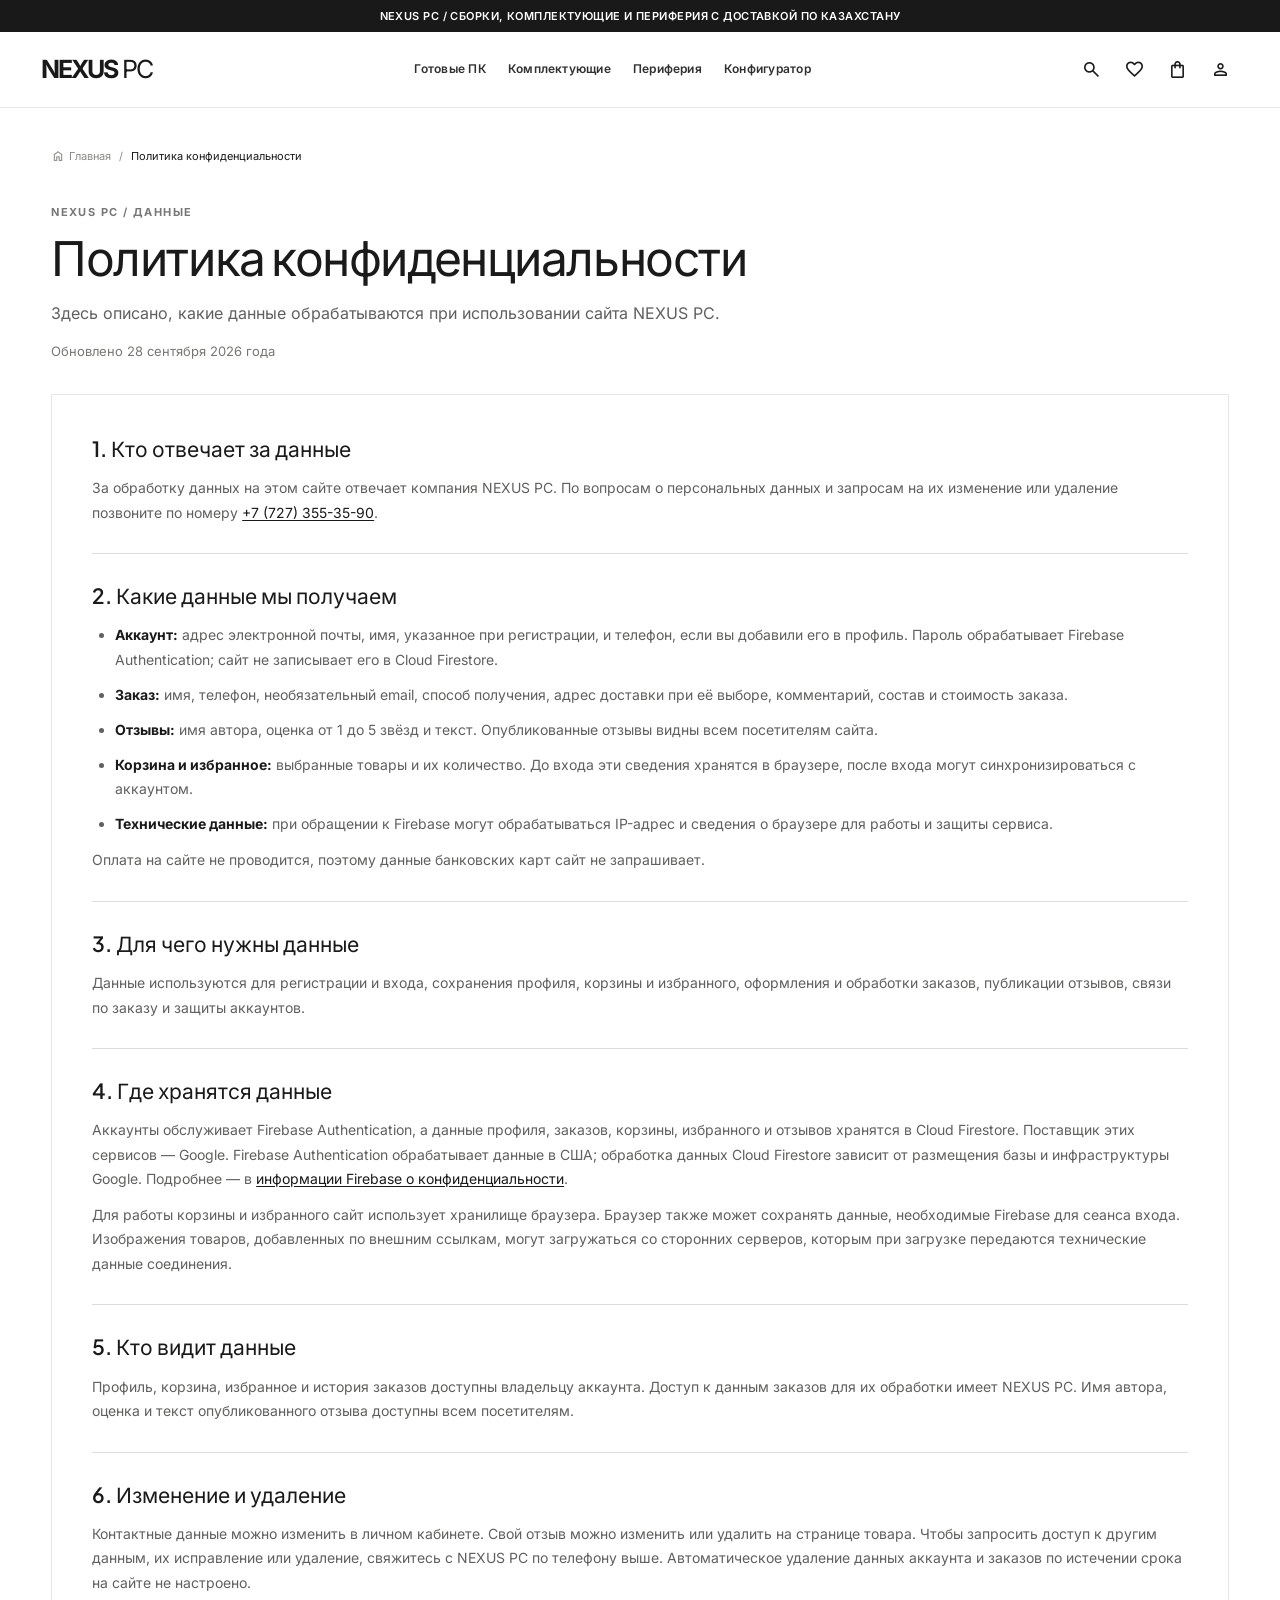
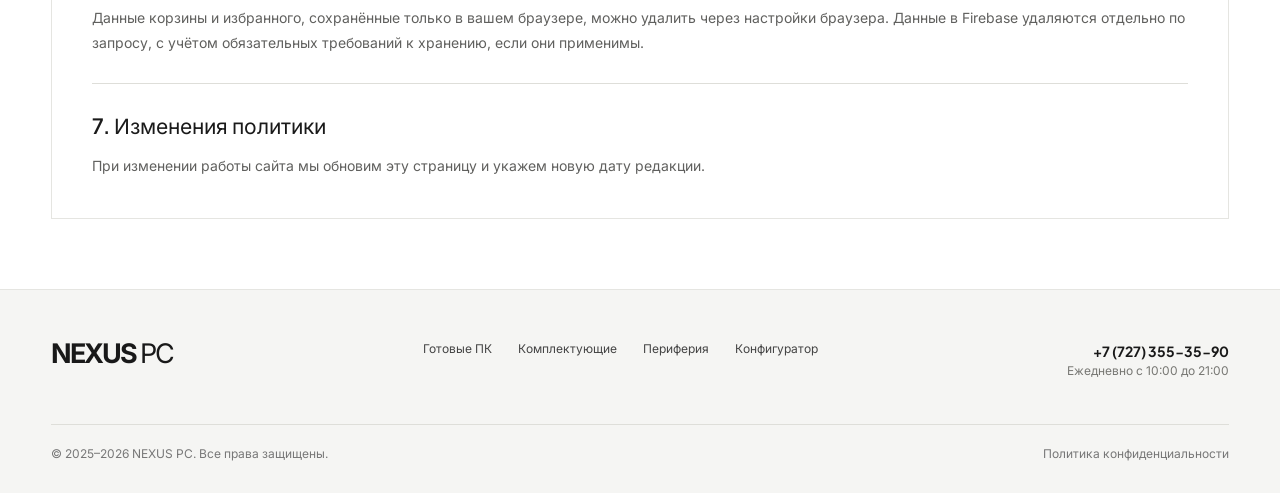
<file: privacy.html>
<!doctype html>
<html lang="ru">
  <head>
    <meta charset="utf-8" />
    <link rel="icon" type="image/png" href="images/nexus.logo.png" />
    <meta name="viewport" content="width=device-width, initial-scale=1.0" />
    <meta name="description" content="Политика конфиденциальности NEXUS PC: какие данные собирает сайт и как они используются." />
    <title>Политика конфиденциальности — NEXUS PC</title>
    <link rel="stylesheet" href="css/style.css" />
    <script src="js/site-shell.js" defer></script>
  </head>
  <body class="site-body">
    <header class="site-header">
      <div class="site-header__inner">
        <div class="logo-wrap">
          <a class="logo" data-path="glavnaya" href="index.html">
            <img
              alt="Логотип NEXUS PC"
              class="logo__image"
              src="images/nexus.logo.png"
            />
            <span class="logo__text">
              NEXUS
              <span class="logo__accent">PC</span>
            </span>
          </a>
        </div>
        <nav class="site-nav" aria-label="Основная навигация">
          <a
            class="site-nav__link"
            data-path="gotovye-pk"
            href="ready-pcs.html"
          >
            Готовые ПК
          </a>
          <a
            class="site-nav__link"
            data-path="komplektuyushchie"
            href="catalog.html"
          >
            Комплектующие
          </a>
          <a class="site-nav__link" data-path="periferiya" href="peripherals.html">
            Периферия
          </a>
          <a class="site-nav__link" data-path="konfigurator" href="configurator.html">
            Конфигуратор
          </a>
        </nav>
        <div class="header-actions">
          <a href="favorites.html" data-path="izbrannoe" aria-label="Избранное" class="header-action">
            <span class="material-symbols-outlined">favorite</span>
          </a>
          <a
            class="header-action"
            data-path="korzina"
            href="cart.html"
            aria-label="Корзина"
          >
            <span class="material-symbols-outlined">shopping_bag</span>
          </a>
          <a class="header-action--profile" data-path="profil" href="account.html" aria-label="Личный кабинет">
            <span class="material-symbols-outlined">person</span>
          </a>
        </div>
      </div>
    </header>
    <main class="site-main">
      <div class="page-content">
        <article class="catalog privacy-page">
          <div class="catalog__glow" aria-hidden="true"></div>
          <nav class="breadcrumbs" aria-label="Хлебные крошки">
            <a class="breadcrumbs__home" href="index.html"><span class="material-symbols-outlined icon-small" aria-hidden="true">home</span>Главная</a>
            <span aria-hidden="true">/</span>
            <span class="breadcrumbs__current" aria-current="page">Политика конфиденциальности</span>
          </nav>
          <div class="privacy-page__heading">
            <span class="product-detail__eyebrow">NEXUS PC / ДАННЫЕ</span>
            <h1>Политика конфиденциальности</h1>
            <p>Здесь описано, какие данные обрабатываются при использовании сайта NEXUS PC.</p>
            <time datetime="2026-09-28">Обновлено 28 сентября 2026 года</time>
          </div>
          <div class="privacy-page__content">
            <section aria-labelledby="privacy-owner">
              <h2 id="privacy-owner">1. Кто отвечает за данные</h2>
              <p>За обработку данных на этом сайте отвечает компания NEXUS PC. По вопросам о персональных данных и запросам на их изменение или удаление позвоните по номеру <a href="tel:+77273553590">+7 (727) 355-35-90</a>.</p>
            </section>
            <section aria-labelledby="privacy-data">
              <h2 id="privacy-data">2. Какие данные мы получаем</h2>
              <ul>
                <li><strong>Аккаунт:</strong> адрес электронной почты, имя, указанное при регистрации, и телефон, если вы добавили его в профиль. Пароль обрабатывает Firebase Authentication; сайт не записывает его в Cloud Firestore.</li>
                <li><strong>Заказ:</strong> имя, телефон, необязательный email, способ получения, адрес доставки при её выборе, комментарий, состав и стоимость заказа.</li>
                <li><strong>Отзывы:</strong> имя автора, оценка от 1 до 5 звёзд и текст. Опубликованные отзывы видны всем посетителям сайта.</li>
                <li><strong>Корзина и избранное:</strong> выбранные товары и их количество. До входа эти сведения хранятся в браузере, после входа могут синхронизироваться с аккаунтом.</li>
                <li><strong>Технические данные:</strong> при обращении к Firebase могут обрабатываться IP-адрес и сведения о браузере для работы и защиты сервиса.</li>
              </ul>
              <p>Оплата на сайте не проводится, поэтому данные банковских карт сайт не запрашивает.</p>
            </section>
            <section aria-labelledby="privacy-purpose">
              <h2 id="privacy-purpose">3. Для чего нужны данные</h2>
              <p>Данные используются для регистрации и входа, сохранения профиля, корзины и избранного, оформления и обработки заказов, публикации отзывов, связи по заказу и защиты аккаунтов.</p>
            </section>
            <section aria-labelledby="privacy-storage">
              <h2 id="privacy-storage">4. Где хранятся данные</h2>
              <p>Аккаунты обслуживает Firebase Authentication, а данные профиля, заказов, корзины, избранного и отзывов хранятся в Cloud Firestore. Поставщик этих сервисов — Google. Firebase Authentication обрабатывает данные в США; обработка данных Cloud Firestore зависит от размещения базы и инфраструктуры Google. Подробнее — в <a href="https://firebase.google.com/support/privacy" target="_blank" rel="noopener noreferrer">информации Firebase о конфиденциальности</a>.</p>
              <p>Для работы корзины и избранного сайт использует хранилище браузера. Браузер также может сохранять данные, необходимые Firebase для сеанса входа. Изображения товаров, добавленных по внешним ссылкам, могут загружаться со сторонних серверов, которым при загрузке передаются технические данные соединения.</p>
            </section>
            <section aria-labelledby="privacy-access">
              <h2 id="privacy-access">5. Кто видит данные</h2>
              <p>Профиль, корзина, избранное и история заказов доступны владельцу аккаунта. Доступ к данным заказов для их обработки имеет NEXUS PC. Имя автора, оценка и текст опубликованного отзыва доступны всем посетителям.</p>
            </section>
            <section aria-labelledby="privacy-control">
              <h2 id="privacy-control">6. Изменение и удаление</h2>
              <p>Контактные данные можно изменить в личном кабинете. Свой отзыв можно изменить или удалить на странице товара. Чтобы запросить доступ к другим данным, их исправление или удаление, свяжитесь с NEXUS PC по телефону выше. Автоматическое удаление данных аккаунта и заказов по истечении срока на сайте не настроено.</p>
              <p>Данные корзины и избранного, сохранённые только в вашем браузере, можно удалить через настройки браузера. Данные в Firebase удаляются отдельно по запросу, с учётом обязательных требований к хранению, если они применимы.</p>
            </section>
            <section aria-labelledby="privacy-changes">
              <h2 id="privacy-changes">7. Изменения политики</h2>
              <p>При изменении работы сайта мы обновим эту страницу и укажем новую дату редакции.</p>
            </section>
          </div>
        </article>
      </div>
    </main>
    <footer class="home-footer">
      <div class="container">
        <div class="home-footer__top">
          <div class="logo-wrap">
            <a class="logo" data-path="glavnaya" href="index.html">
              <img
                alt="NEXUS PC Logo"
                class="logo__image"
                src="images/nexus.logo.png"
              />
              <span class="logo__text">
                NEXUS
                <span class="logo__accent">PC</span>
              </span>
            </a>
          </div>
          <nav class="footer-nav" aria-label="Навигация в подвале">
            <a
              class="footer-nav__link"
              data-path="gotovye-pk"
              href="ready-pcs.html"
              >Готовые ПК</a
            >
            <a
              class="footer-nav__link"
              data-path="komplektuyushchie"
              href="catalog.html"
              >Комплектующие</a
            >
            <a class="footer-nav__link" data-path="periferiya" href="peripherals.html"
              >Периферия</a
            >
            <a class="footer-nav__link" data-path="konfigurator" href="configurator.html"
              >Конфигуратор</a
            >
          </nav>
          <div class="home-footer__contacts">
            <div class="home-footer__contact">
              <a class="home-footer__phone" href="tel:+77273553590">
                +7 (727) 355-35-90
              </a>
              <span class="footer-caption">Ежедневно с 10:00 до 21:00</span>
            </div>
          </div>
        </div>
        <div class="home-footer__bottom">
          <p>© 2025–2026 NEXUS PC. Все права защищены.</p>
          <div class="home-footer__legal">
            <a class="home-footer__legal-link" href="privacy.html">
              Политика конфиденциальности
            </a>
          </div>
        </div>
      </div>
    </footer>
  </body>
</html>
</file>
<file: css/style.css>
@font-face {
  font-family: "Inter";
  font-style: normal;
  font-weight: 400 700;
  font-display: swap;
  src: url("../fonts/nexus-95b9ea830580.woff2") format("woff2");
  unicode-range:
    U+0460-052F, U+1C80-1C8A, U+20B4, U+2DE0-2DFF, U+A640-A69F, U+FE2E-FE2F;
}

@font-face {
  font-family: "Inter";
  font-style: normal;
  font-weight: 400 700;
  font-display: swap;
  src: url("../fonts/nexus-1e8edb2fc100.woff2") format("woff2");
  unicode-range: U+0301, U+0400-045F, U+0490-0491, U+04B0-04B1, U+2116;
}

@font-face {
  font-family: "Inter";
  font-style: normal;
  font-weight: 400 700;
  font-display: swap;
  src: url("../fonts/nexus-6d0a674525fe.woff2") format("woff2");
  unicode-range: U+1F00-1FFF;
}

@font-face {
  font-family: "Inter";
  font-style: normal;
  font-weight: 400 700;
  font-display: swap;
  src: url("../fonts/nexus-dbc85b0dfbaa.woff2") format("woff2");
  unicode-range:
    U+0370-0377, U+037A-037F, U+0384-038A, U+038C, U+038E-03A1, U+03A3-03FF;
}

@font-face {
  font-family: "Inter";
  font-style: normal;
  font-weight: 400 700;
  font-display: swap;
  src: url("../fonts/nexus-4c2d4a14f23a.woff2") format("woff2");
  unicode-range:
    U+0102-0103, U+0110-0111, U+0128-0129, U+0168-0169, U+01A0-01A1,
    U+01AF-01B0, U+0300-0301, U+0303-0304, U+0308-0309, U+0323, U+0329,
    U+1EA0-1EF9, U+20AB;
}

@font-face {
  font-family: "Inter";
  font-style: normal;
  font-weight: 400 700;
  font-display: swap;
  src: url("../fonts/nexus-a9d11b3ffe7a.woff2") format("woff2");
  unicode-range:
    U+0100-02BA, U+02BD-02C5, U+02C7-02CC, U+02CE-02D7, U+02DD-02FF, U+0304,
    U+0308, U+0329, U+1D00-1DBF, U+1E00-1E9F, U+1EF2-1EFF, U+2020, U+20A0-20AB,
    U+20AD-20C0, U+2113, U+2C60-2C7F, U+A720-A7FF;
}

@font-face {
  font-family: "Inter";
  font-style: normal;
  font-weight: 400 700;
  font-display: swap;
  src: url("../fonts/nexus-e3237528af75.woff2") format("woff2");
  unicode-range:
    U+0000-00FF, U+0131, U+0152-0153, U+02BB-02BC, U+02C6, U+02DA, U+02DC,
    U+0304, U+0308, U+0329, U+2000-206F, U+20AC, U+2122, U+2191, U+2193, U+2212,
    U+2215, U+FEFF, U+FFFD;
}

@font-face {
  font-family: "JetBrains Mono";
  font-style: normal;
  font-weight: 500 700;
  font-display: swap;
  src: url("../fonts/nexus-6b5e37b52d26.woff2") format("woff2");
  unicode-range:
    U+0460-052F, U+1C80-1C8A, U+20B4, U+2DE0-2DFF, U+A640-A69F, U+FE2E-FE2F;
}

@font-face {
  font-family: "JetBrains Mono";
  font-style: normal;
  font-weight: 500 700;
  font-display: swap;
  src: url("../fonts/nexus-eb83d8d40af4.woff2") format("woff2");
  unicode-range: U+0301, U+0400-045F, U+0490-0491, U+04B0-04B1, U+2116;
}

@font-face {
  font-family: "JetBrains Mono";
  font-style: normal;
  font-weight: 500 700;
  font-display: swap;
  src: url("../fonts/nexus-99e400330f36.woff2") format("woff2");
  unicode-range:
    U+0370-0377, U+037A-037F, U+0384-038A, U+038C, U+038E-03A1, U+03A3-03FF;
}

@font-face {
  font-family: "JetBrains Mono";
  font-style: normal;
  font-weight: 500 700;
  font-display: swap;
  src: url("../fonts/nexus-c4064400db37.woff2") format("woff2");
  unicode-range:
    U+0102-0103, U+0110-0111, U+0128-0129, U+0168-0169, U+01A0-01A1,
    U+01AF-01B0, U+0300-0301, U+0303-0304, U+0308-0309, U+0323, U+0329,
    U+1EA0-1EF9, U+20AB;
}

@font-face {
  font-family: "JetBrains Mono";
  font-style: normal;
  font-weight: 500 700;
  font-display: swap;
  src: url("../fonts/nexus-b19c2080652a.woff2") format("woff2");
  unicode-range:
    U+0100-02BA, U+02BD-02C5, U+02C7-02CC, U+02CE-02D7, U+02DD-02FF, U+0304,
    U+0308, U+0329, U+1D00-1DBF, U+1E00-1E9F, U+1EF2-1EFF, U+2020, U+20A0-20AB,
    U+20AD-20C0, U+2113, U+2C60-2C7F, U+A720-A7FF;
}

@font-face {
  font-family: "JetBrains Mono";
  font-style: normal;
  font-weight: 500 700;
  font-display: swap;
  src: url("../fonts/nexus-cc27b3047125.woff2") format("woff2");
  unicode-range:
    U+0000-00FF, U+0131, U+0152-0153, U+02BB-02BC, U+02C6, U+02DA, U+02DC,
    U+0304, U+0308, U+0329, U+2000-206F, U+20AC, U+2122, U+2191, U+2193, U+2212,
    U+2215, U+FEFF, U+FFFD;
}

@font-face {
  font-family: "Plus Jakarta Sans";
  font-style: normal;
  font-weight: 600 800;
  font-display: swap;
  src: url("../fonts/nexus-22bd9b393960.woff2") format("woff2");
  unicode-range:
    U+0460-052F, U+1C80-1C8A, U+20B4, U+2DE0-2DFF, U+A640-A69F, U+FE2E-FE2F;
}

@font-face {
  font-family: "Plus Jakarta Sans";
  font-style: normal;
  font-weight: 600 800;
  font-display: swap;
  src: url("../fonts/nexus-effc6711249e.woff2") format("woff2");
  unicode-range:
    U+0102-0103, U+0110-0111, U+0128-0129, U+0168-0169, U+01A0-01A1,
    U+01AF-01B0, U+0300-0301, U+0303-0304, U+0308-0309, U+0323, U+0329,
    U+1EA0-1EF9, U+20AB;
}

@font-face {
  font-family: "Plus Jakarta Sans";
  font-style: normal;
  font-weight: 600 800;
  font-display: swap;
  src: url("../fonts/nexus-94d65887a83f.woff2") format("woff2");
  unicode-range:
    U+0100-02BA, U+02BD-02C5, U+02C7-02CC, U+02CE-02D7, U+02DD-02FF, U+0304,
    U+0308, U+0329, U+1D00-1DBF, U+1E00-1E9F, U+1EF2-1EFF, U+2020, U+20A0-20AB,
    U+20AD-20C0, U+2113, U+2C60-2C7F, U+A720-A7FF;
}

@font-face {
  font-family: "Plus Jakarta Sans";
  font-style: normal;
  font-weight: 600 800;
  font-display: swap;
  src: url("../fonts/nexus-d8c30647abfe.woff2") format("woff2");
  unicode-range:
    U+0000-00FF, U+0131, U+0152-0153, U+02BB-02BC, U+02C6, U+02DA, U+02DC,
    U+0304, U+0308, U+0329, U+2000-206F, U+20AC, U+2122, U+2191, U+2193, U+2212,
    U+2215, U+FEFF, U+FFFD;
}

@font-face {
  font-family: "Material Symbols Outlined";
  font-style: normal;
  font-weight: 100 700;
  font-display: swap;
  src: url("../fonts/nexus-9024d22caeb4.woff2") format("woff2");
}

.material-symbols-outlined {
  font-family: "Material Symbols Outlined";
  font-weight: normal;
  font-style: normal;
  font-size: 24px;
  line-height: 1;
  letter-spacing: normal;
  text-transform: none;
  display: inline-block;
  white-space: nowrap;
  word-wrap: normal;
  direction: ltr;
  -webkit-font-feature-settings: "liga";
  font-feature-settings: "liga";
  -webkit-font-smoothing: antialiased;
}

* {
  box-sizing: border-box;
  border: 0 solid #e5e7eb;
}

html {
  line-height: 1.5;
  -webkit-text-size-adjust: 100%;
  text-size-adjust: 100%;
  tab-size: 4;
  font-family:
    ui-sans-serif, system-ui, sans-serif, "Apple Color Emoji", "Segoe UI Emoji",
    "Segoe UI Symbol", "Noto Color Emoji";
  -webkit-tap-highlight-color: transparent;
}

body {
  margin: 0;
  line-height: inherit;
  overscroll-behavior: none;
}

h1,
h2,
h3,
h4,
p {
  margin: 0;
}

h1,
h2,
h3,
h4 {
  font-size: inherit;
  font-weight: inherit;
}

a {
  color: inherit;
  text-decoration: inherit;
}

button,
input,
select {
  margin: 0;
  padding: 0;
  font-family: inherit;
  font-feature-settings: inherit;
  font-variation-settings: inherit;
  font-size: 100%;
  font-weight: inherit;
  line-height: inherit;
  letter-spacing: inherit;
  color: inherit;
}

button,
select {
  text-transform: none;
}

button {
  appearance: button;
  background-color: transparent;
  background-image: none;
  cursor: pointer;
}

input::placeholder {
  opacity: 1;
  color: #9ca3af;
}

img,
svg {
  display: block;
}

img {
  max-width: 100%;
  height: auto;
}

main > :first-child {
  margin-top: 0 !important;
}

main > :last-child {
  margin-bottom: 0 !important;
}

::-webkit-scrollbar {
  display: none;
}

.site-header {
  position: fixed;
  top: 0px;
  left: 0px;
  right: 0px;
  z-index: 50;
  border-bottom-width: 1px;
  border-color: rgb(59 73 76 / 0.3);
  background-color: rgb(15 19 29 / 0.9);
  -webkit-backdrop-filter: blur(24px);
  backdrop-filter: blur(24px);
}
.site-header__inner {
  margin-left: auto;
  margin-right: auto;
  display: flex;
  height: 5rem;
  max-width: 80rem;
  align-items: center;
  justify-content: space-between;
  gap: 1.5rem;
  padding-left: 1.5rem;
  padding-right: 1.5rem;
}
.logo-wrap {
  display: flex;
  flex-shrink: 0;
  align-items: center;
  gap: 1rem;
}
.logo {
  display: flex;
  align-items: center;
  gap: 0.75rem;
}
.logo__image {
  height: 2rem;
  width: auto;
  object-fit: contain;
  transition: transform 150ms cubic-bezier(0.4, 0, 0.2, 1);
}
.site-header .logo__image {
  height: 70px;
}
.logo:hover .logo__image {
  transform: scale(1.05);
}
.logo__text {
  font-family: "Plus Jakarta Sans", "Inter", sans-serif;
  font-size: 18px;
  line-height: 24px;
  font-weight: 700;
  text-transform: uppercase;
  letter-spacing: 0.05em;
  color: #1a1a1a;
}
.logo__accent {
  font-weight: 800;
  color: #1a1a1a;
}
.site-nav {
  display: none;
  flex-shrink: 0;
  align-items: center;
  gap: 0.25rem;
  font-family: "Inter", sans-serif;
  font-size: 14px;
  line-height: 22px;
  font-weight: 400;
}
.site-nav__link {
  border-radius: 0.5rem;
  padding: 0.5rem 0.75rem;
  color: #60605e;
  transition-property:
    color, background-color, border-color, text-decoration-color, fill, stroke;
  transition-timing-function: cubic-bezier(0.4, 0, 0.2, 1);
  transition-duration: 150ms;
}
.site-nav__link:hover,
.header-action:hover,
.header-action--profile:hover {
  background-color: #f5f5f2;
  color: #1a1a1a;
}
.header-actions {
  display: flex;
  flex-shrink: 0;
  align-items: center;
  gap: 0.5rem;
}
.header-action,
.header-action--profile {
  display: flex;
  align-items: center;
  justify-content: center;
  border-radius: 0.5rem;
  padding: 0.5rem;
  color: #60605e;
  transition-property:
    color, background-color, border-color, text-decoration-color, fill, stroke;
  transition-timing-function: cubic-bezier(0.4, 0, 0.2, 1);
  transition-duration: 150ms;
}
.header-action {
  position: relative;
}
.header-action[aria-current="page"],
.header-action--profile[aria-current="page"] {
  background-color: #efefec;
  color: #1a1a1a;
}
.site-main {
  min-height: calc(100vh - 80px);
  width: 100%;
  background-color: #ffffff;
  padding-top: 5rem;
}
.page-content {
  display: flex;
  width: 100%;
  flex-direction: column;
}
.icon-button {
  font-size: 1.125rem;
  line-height: 1.75rem;
}
.icon-accent {
  font-size: 1.125rem;
  line-height: 1.75rem;
  color: #1a1a1a;
}
.icon-service {
  font-size: 1.5rem;
  line-height: 2rem;
}
.container {
  margin-left: auto;
  margin-right: auto;
  max-width: 80rem;
  padding-left: 1.5rem;
  padding-right: 1.5rem;
}
.section-title {
  margin-top: 0.25rem;
  font-family: "Plus Jakarta Sans", "Inter", sans-serif;
  font-size: 32px;
  line-height: 40px;
  letter-spacing: -0.02em;
  font-weight: 700;
  text-transform: uppercase;
  color: #1a1a1a;
}
.status-dot {
  height: 0.375rem;
  width: 0.375rem;
  border-radius: 9999px;
  background-color: #444444;
}
.icon-base {
  font-size: 1rem;
  line-height: 1.5rem;
}
.status-dot--dark {
  height: 0.375rem;
  width: 0.375rem;
  border-radius: 9999px;
  background-color: #ffffff;
}
.icon-large {
  font-size: 1.25rem;
  line-height: 1.75rem;
}
.icon-large-light {
  font-size: 1.25rem;
  line-height: 1.75rem;
  color: #1a1a1a;
}
.footer-nav {
  display: flex;
  flex-wrap: wrap;
  align-items: center;
  justify-content: center;
  gap: 1.5rem;
  font-family: "Inter", sans-serif;
  font-size: 12px;
  line-height: 18px;
  font-weight: 400;
  color: #60605e;
}
.footer-nav__link {
  transition-property:
    color, background-color, border-color, text-decoration-color, fill, stroke;
  transition-timing-function: cubic-bezier(0.4, 0, 0.2, 1);
  transition-duration: 150ms;
}
.footer-nav__link:hover {
  color: #1a1a1a;
}
.footer-caption {
  font-family: "Inter", sans-serif;
  font-size: 12px;
  line-height: 18px;
  font-weight: 400;
  color: #777773;
}
.site-nav__link--active {
  border-radius: 0.5rem;
  border-bottom-width: 2px;
  border-color: #1a1a1a;
  background-color: #efefec;
  padding: 0.5rem 0.75rem;
  color: #1a1a1a;
  transition-property:
    color, background-color, border-color, text-decoration-color, fill, stroke;
  transition-timing-function: cubic-bezier(0.4, 0, 0.2, 1);
  transition-duration: 150ms;
}
.icon-small {
  font-size: 0.875rem;
  line-height: 1.25rem;
}
.site-body {
  background-color: #ffffff;
  font-family: "Inter", sans-serif;
  color: #1a1a1a;
  -webkit-font-smoothing: antialiased;
  -moz-osx-font-smoothing: grayscale;
}
.site-body *::selection,
.site-body::selection {
  background-color: #1a1a1a;
  color: #ffffff;
}

[data-shop-action="favorite"][aria-pressed="true"] {
  color: #1a1a1a;
}
[data-shop-action="favorite"][aria-pressed="true"] .material-symbols-outlined {
  font-variation-settings: "FILL" 1;
}
[data-shop-action="add"].is-in-cart {
  box-shadow: inset 0 0 0 2px #555555;
}
.pc-primary-button {
  display: inline-flex;
  align-items: center;
  justify-content: center;
  gap: 0.5rem;
  border-radius: 0.5rem;
  background: #1a1a1a;
  padding: 0.625rem 1.25rem;
  font-family: "Plus Jakarta Sans", sans-serif;
  font-size: 14px;
  font-weight: 700;
  color: #ffffff;
}
.pc-primary-button:hover {
  background: #333333;
}
.shop-modal-open {
  overflow: hidden;
}
.shop-dialog {
  width: min(760px, calc(100% - 2rem));
  max-height: calc(100dvh - 3rem);
  margin: auto;
  border: 1px solid #d2d2cc;
  border-radius: 0.75rem;
  background: #ffffff;
  padding: 1.5rem;
  color: #1a1a1a;
  box-shadow: 0 24px 80px rgb(0 0 0 / 0.45);
}
.shop-dialog[open] {
  display: flex;
  flex-direction: column;
  gap: 1.25rem;
}

.shop-dialog::backdrop {
  background: rgb(10 14 24 / 0.8);
  backdrop-filter: blur(6px);
}
.shop-dialog__heading {
  display: flex;
  align-items: center;
  justify-content: space-between;
  gap: 1rem;
  flex-shrink: 0;
}
.shop-dialog__heading h2 {
  font-family: "Plus Jakarta Sans", sans-serif;
  font-size: 24px;
  font-weight: 700;
}
.shop-icon-button {
  display: grid;
  place-items: center;
  width: 36px;
  height: 36px;
  border-radius: 0.5rem;
  color: #60605e;
}
.shop-icon-button:hover {
  background: #efefec;
  color: #1a1a1a;
}
.shop-item {
  display: grid;
  grid-template-columns: 90px minmax(0, 1fr) auto;
  align-items: center;
  gap: 1rem;
  border-bottom: 1px solid #efefec;
  padding: 1rem 0;
}
.shop-item:last-child {
  border-bottom: 0;
}
.shop-item__image {
  width: 90px;
  height: 90px;
  border-radius: 0.5rem;
  background: #f5f5f2;
  object-fit: contain;
}
.shop-item__name {
  font-family: "Plus Jakarta Sans", sans-serif;
  font-size: 16px;
  font-weight: 600;
}
.shop-item__spec {
  margin: 0.375rem 0;
  font-size: 12px;
  color: #777773;
}
.shop-item__price,
.shop-item__subtotal {
  font-weight: 600;
  color: #1a1a1a;
  font-variant-numeric: tabular-nums;
}
.shop-item__actions {
  display: flex;
  flex-direction: column;
  align-items: flex-end;
  gap: 0.5rem;
}
.shop-item__actions .pc-primary-button {
  font-size: 12px;
}
.shop-text-button {
  font-size: 12px;
  color: #777773;
  text-decoration: underline;
}
.shop-text-button:hover {
  color: #1a1a1a;
}
.shop-quantity {
  display: flex;
  align-items: center;
  border-radius: 0.5rem;
  background: #efefec;
}
.shop-quantity__button {
  width: 32px;
  height: 32px;
  color: #1a1a1a;
  font-size: 20px;
}
.shop-quantity__button:disabled {
  opacity: 0.35;
  cursor: default;
}
.shop-total {
  display: flex;
  justify-content: space-between;
  align-items: center;
  gap: 1rem;
}
.shop-total strong {
  font-family: "Plus Jakarta Sans", sans-serif;
  font-size: 24px;
  color: #1a1a1a;
  font-variant-numeric: tabular-nums;
}
.shop-empty {
  display: grid;
  justify-items: center;
  gap: 1rem;
  padding: 2rem 0;
  text-align: center;
}
.shop-empty > span {
  font-size: 40px;
  color: #1a1a1a;
}
.shop-empty h3 {
  font-size: 18px;
  font-weight: 600;
}
.shop-empty p {
  color: #60605e;
}
.shop-toast {
  position: fixed;
  right: 1.5rem;
  bottom: 1.5rem;
  z-index: 1000;
  max-width: min(400px, calc(100% - 3rem));
  border: 1px solid #1a1a1a;
  border-radius: 0.75rem;
  background: #f5f5f2;
  padding: 1rem;
  font-size: 14px;
  color: #1a1a1a;
  box-shadow: 0 8px 32px rgb(0 0 0 / 0.3);
  opacity: 0;
  transform: translateY(8px);
  transition:
    opacity 150ms,
    transform 150ms;
  pointer-events: none;
}
.shop-toast.is-visible {
  opacity: 1;
  transform: translateY(0);
}
.shop-dialog :focus-visible,
.pc-primary-button:focus-visible {
  outline: 2px solid #1a1a1a;
  outline-offset: 3px;
}

.shop-page {
  overflow: hidden;
  min-height: 65vh;
}
.shop-page__content {
  position: relative;
  padding-bottom: 3rem;
}
.shop-page .catalog-heading__title-row {
  flex-wrap: wrap;
}
.shop-page__toolbar {
  margin-bottom: 1rem;
}
.shop-page__toolbar .catalog-toolbar__sorting {
  font-size: 12px;
  color: #777773;
}
.shop-page [hidden],
.checkout-dialog [hidden] {
  display: none;
}
.shop-secondary-button {
  display: inline-flex;
  align-items: center;
  justify-content: center;
  gap: 0.5rem;
  flex-shrink: 0;
  align-self: flex-start;
  border: 1px solid #d2d2cc;
  border-radius: 0.5rem;
  background: #ffffff;
  padding: 0.625rem 1rem;
  font-size: 13px;
  color: #60605e;
  transition:
    border-color 150ms,
    color 150ms;
}
.shop-secondary-button:hover {
  border-color: #1a1a1a;
  color: #1a1a1a;
}
.shop-page__empty {
  min-height: 340px;
  align-content: center;
  border: 1px solid #efefec;
  border-radius: 0.75rem;
  background: #ffffff;
  padding: 3rem 1.25rem;
}
.shop-page__empty > span {
  display: grid;
  place-items: center;
  width: 80px;
  height: 80px;
  border-radius: 50%;
  background: rgb(25 25 25 / 0.08);
}
.shop-page__empty h2 {
  font-family: "Plus Jakarta Sans", "Inter", sans-serif;
  font-size: 24px;
  font-weight: 700;
}
.shop-page__empty p {
  max-width: 460px;
  font-size: 14px;
  line-height: 1.6;
}
.shop-empty__actions {
  display: flex;
  justify-content: center;
  flex-wrap: wrap;
  gap: 0.75rem;
}
.cart-layout {
  display: grid;
  grid-template-columns: minmax(0, 1fr) 340px;
  align-items: start;
  gap: 1.5rem;
}
.cart-products {
  min-width: 0;
}
.cart-products__title {
  font-size: 14px;
  font-weight: 600;
}
.cart-list {
  display: flex;
  flex-direction: column;
  gap: 1rem;
}
.cart-item {
  grid-template-columns: 120px minmax(0, 1fr) auto;
  border: 1px solid #efefec;
  border-radius: 0.75rem;
  background: #ffffff;
  padding: 1.25rem;
}
.cart-item:last-child {
  border-bottom: 1px solid #efefec;
}
.cart-item .shop-item__image {
  width: 120px;
  height: 140px;
}
.cart-item__stock {
  display: block;
  margin-bottom: 0.5rem;
  font-family: "JetBrains Mono", monospace;
  font-size: 10px;
  color: #555555;
}
.cart-item__stock--order {
  color: #ffc180;
}
.cart-item .shop-item__spec {
  line-height: 1.6;
  overflow-wrap: anywhere;
}
.cart-item .shop-item__price {
  margin-top: 0.75rem;
  font-size: 13px;
  color: #60605e;
}
.cart-item .shop-item__subtotal {
  font-size: 18px;
  white-space: nowrap;
}
.cart-item__links {
  display: flex;
  align-items: center;
  flex-wrap: wrap;
  gap: 1rem;
  margin-top: 1rem;
}
.cart-item__favorite {
  display: inline-flex;
  align-items: center;
  gap: 0.375rem;
}
.shop-quantity__input {
  width: 42px;
  height: 36px;
  border: 0;
  background: transparent;
  color: #1a1a1a;
  text-align: center;
  font-size: 14px;
  appearance: textfield;
  -moz-appearance: textfield;
}
.shop-quantity__input::-webkit-inner-spin-button,
.shop-quantity__input::-webkit-outer-spin-button {
  -webkit-appearance: none;
  margin: 0;
}
.cart-summary {
  position: sticky;
  top: 110px;
  display: flex;
  flex-direction: column;
  gap: 1.25rem;
  border: 1px solid #d2d2cc;
  border-radius: 0.75rem;
  background: #ffffff;
  padding: 1.5rem;
}
.cart-summary h2 {
  font-family: "Plus Jakarta Sans", "Inter", sans-serif;
  font-size: 22px;
  font-weight: 700;
}
.cart-summary__details {
  display: flex;
  flex-direction: column;
  gap: 0.875rem;
  font-size: 12px;
}
.cart-summary__details > div {
  display: flex;
  justify-content: space-between;
  align-items: baseline;
  gap: 0.5rem;
}
.cart-summary__details dt {
  color: #777773;
}
.cart-summary__details dd {
  text-align: right;
}
.cart-summary__included {
  color: #555555;
}
.cart-summary__total {
  border-top: 1px solid #deded9;
  padding-top: 1.25rem;
}
.cart-summary__total strong {
  font-size: 23px;
  white-space: nowrap;
}
.cart-summary__checkout {
  width: 100%;
  min-height: 46px;
}
.cart-summary__note {
  font-size: 12px;
  line-height: 1.7;
  color: #777773;
}
.cart-summary__favorites {
  display: flex;
  align-items: center;
  justify-content: center;
  gap: 0.5rem;
  font-size: 13px;
  color: #1a1a1a;
}
.shop-order-success {
  display: flex;
  align-items: flex-start;
  gap: 1rem;
  margin-bottom: 1.5rem;
  border: 1px solid #555555;
  border-radius: 0.75rem;
  background: #ffffff;
  padding: 1.5rem;
}
.shop-order-success > span {
  font-size: 32px;
  color: #555555;
}
.shop-order-success > div {
  flex: 1;
  min-width: 0;
}
.shop-order-success h2 {
  margin-bottom: 0.5rem;
  font-size: 20px;
  font-weight: 700;
}
.shop-order-success p {
  font-size: 13px;
  line-height: 1.7;
  color: #60605e;
}
.shop-order-success a {
  color: #1a1a1a;
}
.checkout-dialog {
  width: min(600px, calc(100% - 2rem));
  overflow-y: auto;
}
.checkout-form {
  display: grid;
  grid-template-columns: repeat(2, minmax(0, 1fr));
  gap: 1rem;
}
.checkout-form label {
  display: flex;
  flex-direction: column;
  gap: 0.5rem;
  font-size: 13px;
  color: #60605e;
}
.checkout-form input,
.checkout-form select,
.checkout-form textarea {
  width: 100%;
  min-height: 44px;
  border: 1px solid #d2d2cc;
  border-radius: 0.5rem;
  background: #ffffff;
  padding: 0.75rem;
  font-size: 14px;
  color: #1a1a1a;
}
.checkout-form textarea {
  resize: vertical;
}
.checkout-form__wide {
  grid-column: 1 / -1;
}
.checkout-form__error {
  font-size: 13px;
  line-height: 1.6;
  color: #ffb4ab;
}
.shop-page :focus-visible {
  outline: 2px solid #1a1a1a;
  outline-offset: 3px;
}
@media (max-width: 1023px) {
  .cart-layout {
    grid-template-columns: minmax(0, 1fr);
  }
  .cart-summary {
    position: static;
  }
}
@media (max-width: 600px) {
  .shop-page .catalog-heading__title {
    font-size: 28px;
  }
  .shop-page__toolbar {
    flex-direction: row;
    flex-wrap: wrap;
    align-items: center;
  }
  .shop-page__toolbar .catalog-toolbar__sorting {
    flex-wrap: wrap;
  }
  .cart-item {
    grid-template-columns: 72px minmax(0, 1fr);
    padding: 1rem;
  }
  .cart-item .shop-item__image {
    width: 72px;
    height: 100px;
  }
  .cart-item .shop-item__actions {
    grid-column: 1 / -1;
    flex-direction: row;
    justify-content: space-between;
    align-items: center;
  }
  .cart-summary {
    padding: 1.25rem;
  }
  .shop-order-success {
    flex-wrap: wrap;
    padding: 1rem;
  }
  .shop-order-success > div {
    flex-basis: calc(100% - 3rem);
  }
  .checkout-form {
    grid-template-columns: minmax(0, 1fr);
  }
}

.builder-page [hidden] { display: none !important; }
.builder-layout { display: grid; gap: 1.5rem; align-items: start; padding-bottom: 3rem; }
.builder-panel, .builder-results { min-width: 0; border: 1px solid #efefec; border-radius: 1rem; background: #ffffff; padding: 1.5rem; box-shadow: 0 12px 30px rgb(0 0 0 / .12); }
.builder-results { min-height: 420px; }
.builder-panel__heading { display: flex; align-items: center; gap: .65rem; margin-bottom: 1.5rem; }
.builder-panel__heading h2 { font-family: "Plus Jakarta Sans", "Inter", sans-serif; font-size: 20px; font-weight: 700; color: #1a1a1a; }
.builder-form { display: grid; gap: 1.4rem; }
.builder-field { display: grid; gap: .5rem; min-width: 0; }
.builder-field__label { font-size: 14px; font-weight: 700; color: #1a1a1a; }
.builder-field__hint, .builder-form__note { font-size: 12px; line-height: 1.55; color: #777773; }
.builder-field textarea, .builder-field input, .builder-field select { box-sizing: border-box; width: 100%; min-width: 0; border: 1px solid #d2d2cc; border-radius: .625rem; background: #ffffff; padding: .75rem .875rem; color: #1a1a1a; font: inherit; font-size: 14px; }
.builder-field textarea { resize: vertical; min-height: 110px; }
.builder-field input::placeholder, .builder-field textarea::placeholder { color: #777773; }
.builder-field textarea:focus, .builder-field input:focus, .builder-field select:focus { outline: 2px solid #1a1a1a; outline-offset: 2px; border-color: #1a1a1a; }
.builder-examples { display: flex; flex-wrap: wrap; gap: .5rem; margin-top: -.7rem; }
.builder-examples button { border: 1px solid #d2d2cc; border-radius: 99px; padding: .4rem .7rem; color: #60605e; font-size: 12px; }
.builder-examples button:hover { border-color: #1a1a1a; color: #1a1a1a; }
.builder-form__pair { display: grid; gap: 1rem; }
.builder-form__actions, .builder-result__actions { display: flex; flex-wrap: wrap; align-items: center; gap: 1rem; }
.builder-page :focus-visible { outline: 2px solid #1a1a1a; outline-offset: 3px; }
.builder-welcome { display: grid; justify-items: center; align-content: center; min-height: 320px; text-align: center; gap: .75rem; }
.builder-welcome > span { color: #1a1a1a; font-size: 56px; }
.builder-welcome h3 { font-family: "Plus Jakarta Sans", "Inter", sans-serif; font-size: 20px; font-weight: 700; }
.builder-welcome p, .builder-copy { color: #60605e; font-size: 14px; line-height: 1.6; }
.builder-badge { display: inline-block; border-radius: .25rem; background: rgb(25 25 25 / .12); padding: .3rem .5rem; color: #1a1a1a; font-family: "JetBrains Mono", monospace; font-size: 11px; font-weight: 700; letter-spacing: .08em; }
.builder-result__title { margin: .75rem 0 .35rem; font-family: "Plus Jakarta Sans", "Inter", sans-serif; font-size: 22px; font-weight: 700; color: #1a1a1a; }
.builder-result__section { margin-top: 1.5rem; border-top: 1px solid #deded9; padding-top: 1.5rem; }
.builder-results .product-grid.builder-ready-grid { grid-template-columns: minmax(0, 1fr); margin-top: 1rem; max-width: 450px; }
.builder-result__remainder { margin-top: .75rem; color: #444444; font-size: 13px; }
.builder-build-summary { display: flex; flex-wrap: wrap; justify-content: space-between; gap: .5rem; margin-top: 1rem; border: 1px solid #d2d2cc; border-radius: .625rem; background: #ffffff; padding: .85rem 1rem; color: #60605e; font-size: 14px; }
.builder-build-summary strong { color: #1a1a1a; font-size: 19px; }
.builder-parts { display: grid; gap: .5rem; margin: 1.25rem 0; padding: 0; list-style: none; }
.builder-part { display: grid; grid-template-columns: 64px minmax(0, 1fr); gap: .75rem; align-items: center; border: 1px solid #efefec; border-radius: .625rem; background: #ffffff; padding: .65rem; }
.builder-part__image { width: 64px; height: 64px; border-radius: .35rem; object-fit: contain; }
.builder-part__info, .builder-part__actions { display: grid; gap: .2rem; min-width: 0; }
.builder-part__category { color: #1a1a1a; font-size: 11px; text-transform: uppercase; letter-spacing: .05em; }
.builder-part__name { overflow-wrap: anywhere; color: #1a1a1a; font-size: 13px; }
.builder-part__specs { color: #777773; font-size: 11px; }
.builder-part__actions { grid-column: 2; justify-items: start; }
.builder-part__price { color: #1a1a1a; font-size: 13px; }
.builder-part__add { border: 1px solid #d2d2cc; border-radius: .375rem; padding: .35rem .65rem; color: #60605e; font-size: 12px; }
.builder-part__add:hover { border-color: #1a1a1a; color: #1a1a1a; }
.builder-warning, .builder-budget-note { margin-top: 1.25rem; border: 1px solid #826400; border-radius: .625rem; background: rgb(130 100 0 / .12); padding: 1rem; color: #f7db92; font-size: 13px; line-height: 1.5; }
.builder-budget-note .shop-secondary-button { margin-top: 1rem; }
#builder-result > .builder-form__note { margin-top: 1.5rem; }
@media (min-width: 640px) { .builder-form__pair { grid-template-columns: repeat(2, minmax(0, 1fr)); } .builder-part { grid-template-columns: 64px minmax(0, 1fr) auto; } .builder-part__actions { grid-column: auto; justify-items: end; } }
@media (min-width: 1024px) { .builder-layout { grid-template-columns: minmax(340px, 400px) minmax(0, 1fr); } }

.account-page { min-height: 70vh; padding-bottom: 3rem; }
.account-page [hidden] { display: none !important; }
.account-status { margin: 0 auto 1rem; max-width: 760px; border: 1px solid #d2d2cc; border-radius: .625rem; background: #ffffff; padding: .8rem 1rem; color: #444444; font-size: 13px; }
.account-status.is-error { border-color: #a34141; color: #ffb4ab; }
.account-auth { max-width: 480px; margin: 0 auto; border: 1px solid #deded9; border-radius: 1rem; background: #ffffff; padding: 1.5rem; box-shadow: 0 16px 40px rgb(0 0 0 / .15); }
.account-auth__intro { text-align: center; }
.account-auth__intro > span { color: #1a1a1a; font-size: 42px; }
.account-auth__intro h2 { margin: .5rem 0; font-family: "Plus Jakarta Sans", "Inter", sans-serif; font-size: 24px; font-weight: 700; }
.account-auth__intro p { color: #60605e; font-size: 13px; }
.account-tabs { display: grid; grid-template-columns: 1fr 1fr; gap: .4rem; margin: 1.5rem 0; border-radius: .5rem; background: #ffffff; padding: .3rem; }
.account-tab { border-radius: .4rem; padding: .65rem; color: #777773; font-size: 14px; }
.account-tab.is-active { background: #efefec; color: #1a1a1a; font-weight: 700; }
.account-form { display: grid; gap: 1rem; }
.account-form label { display: grid; gap: .5rem; color: #60605e; font-size: 13px; }
.account-form input { box-sizing: border-box; width: 100%; min-width: 0; border: 1px solid #d2d2cc; border-radius: .5rem; background: #ffffff; padding: .7rem .8rem; color: #1a1a1a; font: inherit; font-size: 14px; }
.account-form input:focus { outline: 2px solid #1a1a1a; outline-offset: 2px; }
.account-form input[readonly] { opacity: .75; }
.account-form .product-card__buy { margin-top: .3rem; }
.account-form .product-card__buy:disabled { opacity: .6; cursor: wait; }
.account-text-button { margin-top: 1rem; color: #1a1a1a; font-size: 13px; }
.account-text-button:hover { text-decoration: underline; }
.account-google { display: flex; align-items: center; justify-content: center; gap: .5rem; width: 100%; margin-top: 1.25rem; border: 1px solid #d2d2cc; border-radius: .5rem; padding: .7rem; color: #1a1a1a; font-size: 14px; }
.account-google:hover { border-color: #1a1a1a; }
.account-error { margin-top: 1rem; color: #ffb4ab; font-size: 13px; line-height: 1.5; }
.account-dashboard__top { display: flex; flex-wrap: wrap; align-items: center; justify-content: space-between; gap: 1rem; margin-bottom: 1.5rem; }
.account-dashboard__top h2 { font-family: "Plus Jakarta Sans", "Inter", sans-serif; font-size: 24px; font-weight: 700; }
.account-dashboard__top p { color: #777773; font-size: 13px; }
.account-dashboard__grid { display: grid; gap: 1.5rem; }
.account-panel { min-width: 0; border: 1px solid #deded9; border-radius: .75rem; background: #ffffff; padding: 1.5rem; }
.account-panel h3 { margin-bottom: 1.25rem; font-family: "Plus Jakarta Sans", "Inter", sans-serif; font-size: 18px; font-weight: 700; }
.account-links { display: grid; gap: .75rem; }
.account-links a { display: flex; align-items: center; gap: .75rem; border: 1px solid #deded9; border-radius: .5rem; background: #ffffff; padding: .9rem 1rem; color: #60605e; }
.account-links a:hover { border-color: #1a1a1a; color: #1a1a1a; }
.account-links strong { margin-left: auto; color: #1a1a1a; }
.account-orders { margin-top: 1.5rem; }
.account-orders__empty { color: #777773; font-size: 14px; }
.account-orders__list { display: grid; gap: .75rem; }
.account-order { border: 1px solid #deded9; border-radius: .6rem; background: #ffffff; padding: 1rem; }
.account-order__top { display: flex; flex-wrap: wrap; justify-content: space-between; gap: .5rem; color: #1a1a1a; font-size: 14px; }
.account-order__top span { color: #777773; }
.account-order__items { margin: .65rem 0; color: #60605e; font-size: 12px; line-height: 1.6; overflow-wrap: anywhere; }
.account-order__total { color: #1a1a1a; font-size: 16px; }
@media (min-width: 768px) { .account-dashboard__grid { grid-template-columns: minmax(0, 1.3fr) minmax(260px, .7fr); } }

.hero {
  position: relative;
  width: 100%;
  overflow: hidden;
  background-color: #f5f5f2;
}
.hero__glow {
  pointer-events: none;
  position: absolute;
  top: 25%;
  left: 50%;
  height: 350px;
  width: 700px;
  transform: translate(-50%, -50%);
  border-radius: 9999px;
  background-color: rgb(25 25 25 / 0.1);
  filter: blur(120px);
}
.hero__glow-secondary {
  pointer-events: none;
  position: absolute;
  top: -5rem;
  right: -5rem;
  height: 400px;
  width: 400px;
  border-radius: 9999px;
  background-color: rgb(0 83 219 / 0.2);
  filter: blur(100px);
}
.hero__container {
  position: relative;
  margin-left: auto;
  margin-right: auto;
  max-width: 80rem;
  padding: 2rem 1.5rem 3.5rem;
}
.hero__grid {
  display: grid;
  grid-template-columns: repeat(1, minmax(0, 1fr));
  align-items: center;
  gap: 2rem;
}
.hero__content {
  z-index: 10;
  display: flex;
  flex-direction: column;
  gap: 1.5rem;
}
.hero__intro {
  display: flex;
  flex-direction: column;
  gap: 0.5rem;
}
.hero__title {
  font-family: "Plus Jakarta Sans", "Inter", sans-serif;
  font-size: 32px;
  font-weight: 700;
  text-transform: uppercase;
  line-height: 1.08;
  letter-spacing: -0.025em;
  color: #1a1a1a;
}
.hero__highlight {
  background-image: linear-gradient(to right, #1a1a1a, #1a1a1a, #555555);
  background-clip: text;
  color: transparent;
}
.hero__description {
  max-width: 36rem;
  font-family: "Inter", sans-serif;
  font-size: 16px;
  line-height: 26px;
  font-weight: 400;
  color: #60605e;
}
.hero-specs {
  display: flex;
  flex-wrap: wrap;
  align-items: center;
  gap: 1.5rem;
  border-top-width: 1px;
  border-bottom-width: 1px;
  border-color: rgb(59 73 76 / 0.2);
  padding-top: 0.5rem;
  padding-bottom: 0.5rem;
  font-size: 12px;
  line-height: 18px;
  font-weight: 400;
}
.hero__row {
  display: flex;
  align-items: center;
  gap: 0.5rem;
}
.hero-specs__label {
  font-family: "JetBrains Mono", monospace;
  color: #777773;
}
.hero-specs__value,
.hero-specs__cooling {
  font-family: "Inter", sans-serif;
  font-weight: 600;
}
.hero-specs__value {
  color: #1a1a1a;
}
.hero-specs__cooling {
  color: #444444;
}
.hero__purchase {
  display: flex;
  flex-direction: column;
  align-items: flex-start;
  gap: 1rem;
  padding-top: 0.5rem;
}
.hero__prices {
  display: flex;
  align-items: baseline;
  flex-wrap: wrap;
  gap: 0.25rem 1rem;
}
.hero__price {
  font-family: "Plus Jakarta Sans", "Inter", sans-serif;
  font-size: 32px;
  line-height: 40px;
  font-weight: 800;
  letter-spacing: -0.025em;
  color: #1a1a1a;
  white-space: nowrap;
  font-variant-numeric: tabular-nums;
}
.hero__buttons {
  display: flex;
  align-items: center;
  flex-wrap: wrap;
  gap: 0.75rem;
}
.hero__primary-button {
  display: flex;
  align-items: center;
  gap: 0.5rem;
  border-radius: 0.75rem;
  background-color: #1a1a1a;
  padding: 0.75rem 1.5rem;
  font-family: "Plus Jakarta Sans", "Inter", sans-serif;
  font-size: 14px;
  line-height: 22px;
  font-weight: 700;
  color: #ffffff;
  box-shadow: 0 0 24px rgba(25, 25, 25, 0.35);
  transition: all 150ms cubic-bezier(0.4, 0, 0.2, 1);
}
.hero__primary-button:hover {
  background-color: #333333;
}
.hero__secondary-button {
  display: flex;
  align-items: center;
  gap: 0.5rem;
  border-radius: 0.75rem;
  padding: 0.75rem 1.25rem;
  font-family: "Plus Jakarta Sans", "Inter", sans-serif;
  font-size: 14px;
  line-height: 22px;
  font-weight: 400;
  color: #1a1a1a;
  transition-property:
    color, background-color, border-color, text-decoration-color, fill, stroke;
  transition-timing-function: cubic-bezier(0.4, 0, 0.2, 1);
  transition-duration: 150ms;
}
.hero__secondary-button:hover {
  background-color: #f5f5f2;
}
.hero__buy-button {
  border: 1px solid #d2d2cc;
  font-weight: 700;
  cursor: pointer;
}
.hero__buy-button:hover {
  border-color: #1a1a1a;
  color: #1a1a1a;
}
.hero__visual {
  position: relative;
  display: flex;
  justify-content: center;
}
.hero__frame {
  position: relative;
  aspect-ratio: 4/3;
  width: 100%;
  max-width: 28rem;
  overflow: hidden;
  border-radius: 1rem;
  background-image: linear-gradient(to top right, #ffffff, #efefec);
  padding: 0.25rem;
  box-shadow: 0 25px 50px -12px rgb(0 0 0 / 0.25);
}
.hero__picture {
  position: relative;
  height: 100%;
  width: 100%;
  overflow: hidden;
  border-radius: 0.75rem;
}
.hero__image {
  height: 100%;
  width: 100%;
  transform: translate(0, 0);
  object-fit: cover;
  transition: transform 700ms cubic-bezier(0.4, 0, 0.2, 1);
}
.hero__image:hover {
  transform: scale(1.05);
}
.hero__shade {
  position: absolute;
  inset: 0px;
  background-image: linear-gradient(to top, #f5f5f2, transparent, transparent);
}
.hero__column {
  display: flex;
  flex-direction: column;
}
.services {
  margin-top: 3rem;
  display: grid;
  grid-template-columns: repeat(1, minmax(0, 1fr));
  gap: 1rem;
  border-radius: 1rem;
  background-color: #ffffff;
  padding: 1rem;
}
.service-card {
  display: flex;
  align-items: center;
  gap: 0.875rem;
  border-radius: 0.75rem;
  background-color: rgb(28 31 42 / 0.6);
  padding: 0.75rem;
}
.service-card__icon {
  display: flex;
  height: 2.5rem;
  width: 2.5rem;
  flex-shrink: 0;
  align-items: center;
  justify-content: center;
  border-radius: 0.5rem;
  background-color: rgb(25 25 25 / 0.1);
  color: #1a1a1a;
}
.service-card__title {
  font-family: "Plus Jakarta Sans", "Inter", sans-serif;
  font-size: 14px;
  line-height: 22px;
  font-weight: 600;
  color: #1a1a1a;
}
.service-card__description {
  font-family: "Inter", sans-serif;
  font-size: 12px;
  line-height: 18px;
  font-weight: 400;
  color: #60605e;
}

.rigs {
  width: 100%;
  background-color: rgb(10 14 24 / 0.5);
  padding-top: 4rem;
  padding-bottom: 4rem;
}
.rigs__header {
  margin-bottom: 2.5rem;
  display: flex;
  flex-direction: column;
  justify-content: space-between;
  gap: 1.5rem;
}
.rigs__eyebrow {
  font-family: "JetBrains Mono", monospace;
  font-size: 10px;
  line-height: 12px;
  font-weight: 600;
  text-transform: uppercase;
  letter-spacing: 0.1em;
  color: #1a1a1a;
}
.rigs__grid {
  display: grid;
  grid-template-columns: repeat(1, minmax(0, 1fr));
  gap: 1.5rem;
}
.rig-card,
.rig-card--featured {
  display: flex;
  flex-direction: column;
  justify-content: space-between;
  border-radius: 1rem;
  border-width: 1px;
  padding: 1.5rem;
  transition: all 150ms cubic-bezier(0.4, 0, 0.2, 1);
}
.rig-card {
  border-color: rgb(59 73 76 / 0.2);
  background-color: rgb(28 31 42 / 0.6);
}
.rig-card:hover {
  border-color: rgb(25 25 25 / 0.4);
}
.rig-card__content {
  display: flex;
  flex-direction: column;
  gap: 1.25rem;
}
.rig-card__picture {
  position: relative;
  display: flex;
  aspect-ratio: 16/11;
  width: 100%;
  align-items: center;
  justify-content: center;
  overflow: hidden;
  border-radius: 0.75rem;
  background-color: #f5f5f2;
  padding: 1rem;
}
.rig-card__image {
  height: 100%;
  width: 100%;
  object-fit: contain;
  transition: transform 500ms cubic-bezier(0.4, 0, 0.2, 1);
}
:is(.rig-card, .rig-card--featured):hover .rig-card__image {
  transform: scale(1.05);
}
.rig-card__availability,
.rig-card__badge--featured {
  position: absolute;
  top: 0.75rem;
  left: 0.75rem;
  display: flex;
  align-items: center;
  gap: 0.375rem;
  border-radius: 9999px;
  padding: 0.25rem 0.625rem;
  font-family: "JetBrains Mono", monospace;
}
.rig-card__availability {
  background-color: rgb(10 14 24 / 0.9);
  color: #444444;
}
.rig-card__favorite {
  position: absolute;
  top: 0.75rem;
  right: 0.75rem;
  display: flex;
  height: 2rem;
  width: 2rem;
  align-items: center;
  justify-content: center;
  border-radius: 9999px;
  background-color: rgb(10 14 24 / 0.8);
  color: #60605e;
  transition-property:
    color, background-color, border-color, text-decoration-color, fill, stroke;
  transition-timing-function: cubic-bezier(0.4, 0, 0.2, 1);
  transition-duration: 150ms;
}
.rig-card__favorite:hover {
  color: #1a1a1a;
}
.rig-card__heading {
  display: flex;
  flex-direction: column;
  gap: 0.25rem;
}
.rig-card__title {
  font-family: "Plus Jakarta Sans", "Inter", sans-serif;
  font-size: 18px;
  line-height: 24px;
  letter-spacing: -0.01em;
  font-weight: 600;
  color: #1a1a1a;
  transition-property:
    color, background-color, border-color, text-decoration-color, fill, stroke;
  transition-timing-function: cubic-bezier(0.4, 0, 0.2, 1);
  transition-duration: 150ms;
}
:is(.rig-card, .rig-card--featured):hover .rig-card__title {
  color: #1a1a1a;
}
.rig-card__specs > :not([hidden]) ~ :not([hidden]) {
  margin-top: calc(0.5rem * calc(1 - 0));
  margin-bottom: 0px;
}
.rig-card__specs {
  padding-top: 0.25rem;
  font-size: 12px;
  line-height: 18px;
  font-weight: 400;
  color: #60605e;
}
.rig-card__spec-row {
  display: flex;
  align-items: center;
  justify-content: space-between;
  border-bottom-width: 1px;
  border-color: rgb(59 73 76 / 0.1);
  padding-top: 0.25rem;
  padding-bottom: 0.25rem;
}
.rig-card__spec-label {
  color: #777773;
}
.rig-card__spec-value {
  font-weight: 600;
  color: #1a1a1a;
}
.rig-card__spec-row--last {
  display: flex;
  align-items: center;
  justify-content: space-between;
  padding-top: 0.25rem;
  padding-bottom: 0.25rem;
}
.rig-card__footer {
  margin-top: 1.5rem;
  display: grid;
  grid-template-columns: minmax(0, 1fr);
  gap: 0.875rem;
  border-top-width: 1px;
  border-color: rgb(59 73 76 / 0.2);
  padding-top: 1.25rem;
}
.rig-card__price,
.rig-card__price--featured {
  display: block;
  font-family: "Plus Jakarta Sans", "Inter", sans-serif;
  font-size: clamp(20px, 2vw, 24px);
  line-height: 30px;
  letter-spacing: -0.025em;
  white-space: nowrap;
  font-variant-numeric: tabular-nums;
}
.rig-card__price {
  font-weight: 700;
  color: #1a1a1a;
}
.rig-card__buy,
.rig-card__buy--featured {
  display: flex;
  align-items: center;
  justify-content: center;
  gap: 0.375rem;
  width: 100%;
  box-sizing: border-box;
  border-radius: 0.75rem;
  background-color: #1a1a1a;
  padding: 0.625rem 1.25rem;
  font-family: "JetBrains Mono", monospace;
  font-weight: 700;
  text-transform: uppercase;
  color: #ffffff;
  transition: all 150ms cubic-bezier(0.4, 0, 0.2, 1);
}
.rig-card__buy {
  box-shadow: 0 0 12px rgba(25, 25, 25, 0.2);
}
.rig-card__buy:hover,
.rig-card__buy--featured:hover {
  background-color: #333333;
}
.rig-card--featured {
  border-color: rgb(25 25 25 / 0.3);
  background-color: #f5f5f2;
  box-shadow: 0 0 24px rgba(25, 25, 25, 0.1);
}
.rig-card--featured:hover {
  border-color: rgb(25 25 25 / 0.6);
}
.rig-card__badge--featured {
  background-color: #1a1a1a;
  font-weight: 700;
  color: #ffffff;
}
.rig-card__price--featured {
  font-weight: 800;
  color: #1a1a1a;
}
.rig-card__buy--featured {
  box-shadow: 0 0 16px rgba(25, 25, 25, 0.3);
}

.configurator {
  margin-left: auto;
  margin-right: auto;
  width: 100%;
  max-width: 80rem;
  padding: 2.5rem 1.5rem;
}
.configurator__panel {
  position: relative;
  overflow: hidden;
  border-radius: 1.5rem;
  background-image: linear-gradient(to right, #f5f5f2, #f5f5f2, #ffffff);
  padding: 2rem;
}
.configurator__decoration {
  pointer-events: none;
  position: absolute;
  inset: 0px;
  opacity: 0.15;
}
.configurator__circuit {
  height: 100%;
  width: 100%;
}
.configurator__circuit-line {
  color: #1a1a1a;
}
.configurator__grid {
  position: relative;
  z-index: 10;
  display: grid;
  grid-template-columns: repeat(1, minmax(0, 1fr));
  align-items: center;
  gap: 2rem;
}
.configurator__content {
  display: flex;
  flex-direction: column;
  gap: 1rem;
}
.configurator__title {
  max-width: 42rem;
  font-family: "Plus Jakarta Sans", "Inter", sans-serif;
  font-size: 26px;
  letter-spacing: -0.01em;
  font-weight: 800;
  text-transform: uppercase;
  line-height: 1.25;
  color: #1a1a1a;
}
.configurator__description {
  max-width: 42rem;
  font-family: "Inter", sans-serif;
  font-size: 16px;
  line-height: 26px;
  font-weight: 400;
  color: #60605e;
}
.configurator__actions {
  display: flex;
  flex-wrap: wrap;
  align-items: center;
  gap: 1rem;
  padding-top: 1rem;
}
.configurator__button {
  display: flex;
  align-items: center;
  gap: 0.5rem;
  border-radius: 0.75rem;
  background-color: #1a1a1a;
  padding: 0.875rem 1.5rem;
  font-family: "Plus Jakarta Sans", "Inter", sans-serif;
  font-size: 14px;
  line-height: 22px;
  font-weight: 700;
  text-transform: uppercase;
  letter-spacing: 0.05em;
  color: #ffffff;
  box-shadow: 0 0 24px rgba(25, 25, 25, 0.4);
  transition: all 150ms cubic-bezier(0.4, 0, 0.2, 1);
}
.configurator__button:hover {
  background-color: #333333;
  box-shadow: 0 0 36px rgba(25, 25, 25, 0.6);
}
.configurator__consultation {
  display: flex;
  align-items: center;
  gap: 0.5rem;
  border-radius: 0.75rem;
  background-color: rgb(38 42 53 / 0.8);
  padding: 0.875rem 1.25rem;
  font-family: "Plus Jakarta Sans", "Inter", sans-serif;
  font-size: 14px;
  line-height: 22px;
  font-weight: 400;
  color: #1a1a1a;
  transition-property:
    color, background-color, border-color, text-decoration-color, fill, stroke;
  transition-timing-function: cubic-bezier(0.4, 0, 0.2, 1);
  transition-duration: 150ms;
}
.configurator__consultation:hover {
  background-color: #efefec;
}
.compatibility {
  display: flex;
  flex-direction: column;
  gap: 0.75rem;
  border-radius: 1rem;
  background-color: rgb(10 14 24 / 0.8);
  padding: 1.25rem;
  -webkit-backdrop-filter: blur(12px);
  backdrop-filter: blur(12px);
}
.compatibility__panel {
  display: flex;
  flex-direction: column;
  gap: 1rem;
  border-radius: 1rem;
  border-width: 1px;
  border-color: rgb(59 73 76 / 0.2);
  background-color: rgb(10 14 24 / 0.9);
  padding: 1.5rem;
}
.compatibility__header {
  display: flex;
  align-items: center;
  justify-content: space-between;
  font-family: "JetBrains Mono", monospace;
  color: #777773;
}
.compatibility__status {
  color: #444444;
}
.compatibility__list > :not([hidden]) ~ :not([hidden]) {
  margin-top: calc(0.75rem * calc(1 - 0));
  margin-bottom: 0px;
}
.compatibility__list {
  font-family: "Inter", sans-serif;
}
.compatibility__item {
  display: flex;
  align-items: center;
  gap: 0.75rem;
  color: #1a1a1a;
}

.reviews {
  margin-left: auto;
  margin-right: auto;
  width: 100%;
  max-width: 80rem;
  padding: 4rem 1.5rem;
}
.reviews__header {
  margin-bottom: 2rem;
  display: flex;
  flex-direction: column;
  justify-content: space-between;
  gap: 1rem;
}
.reviews__summary {
  display: flex;
  align-items: center;
  gap: 0.5rem;
}
.reviews__count {
  font-family: "Inter", sans-serif;
  font-size: 12px;
  line-height: 18px;
  font-weight: 400;
  color: #777773;
}
.reviews__grid {
  display: grid;
  grid-template-columns: repeat(1, minmax(0, 1fr));
  gap: 1.5rem;
}
.review-card {
  display: flex;
  flex-direction: column;
  justify-content: space-between;
  overflow: hidden;
  border-radius: 1rem;
  background-color: #f5f5f2;
  transition: all 150ms cubic-bezier(0.4, 0, 0.2, 1);
}
.review-card:hover {
  box-shadow: 0 4px 24px rgba(0, 0, 0, 0.5);
}
.review-card__picture {
  position: relative;
  aspect-ratio: 16/10;
  width: 100%;
  overflow: hidden;
  background-color: #ffffff;
}
.review-card__image {
  height: 100%;
  width: 100%;
  object-fit: cover;
  transition: transform 500ms cubic-bezier(0.4, 0, 0.2, 1);
}
.review-card:hover .review-card__image {
  transform: scale(1.05);
}
.review-card__configuration {
  position: absolute;
  bottom: 0.5rem;
  right: 0.5rem;
  border-radius: 0.25rem;
  background-color: rgb(10 14 24 / 0.8);
  padding: 0.125rem 0.5rem;
  font-family: "JetBrains Mono", monospace;
  font-size: 10px;
  line-height: 12px;
  letter-spacing: 0.08em;
  font-weight: 600;
  color: #1a1a1a;
  -webkit-backdrop-filter: blur(12px);
  backdrop-filter: blur(12px);
}
.review-card__content {
  display: flex;
  flex-direction: column;
  gap: 0.75rem;
  padding: 1.25rem;
}
.review-card__header {
  display: flex;
  align-items: center;
  justify-content: space-between;
}
.review-card__avatar {
  display: flex;
  height: 2rem;
  width: 2rem;
  align-items: center;
  justify-content: center;
  border-radius: 9999px;
  background-color: #efefec;
  font-size: 0.875rem;
  line-height: 1.25rem;
  font-weight: 700;
  color: #1a1a1a;
}
.review-card__name {
  font-family: "Inter", sans-serif;
  font-size: 12px;
  line-height: 16px;
  font-weight: 600;
  color: #1a1a1a;
}
.review-card__role {
  font-family: "JetBrains Mono", monospace;
  font-size: 11px;
  line-height: 14px;
  letter-spacing: 0.06em;
  font-weight: 500;
  color: #777773;
}
.review-card__example {
  border: 1px solid #bbbbbb;
  border-radius: 0.25rem;
  padding: 0.3rem 0.45rem;
  color: #1a1a1a;
  font-family: "JetBrains Mono", monospace;
  font-size: 10px;
  font-weight: 600;
  letter-spacing: 0.06em;
  white-space: nowrap;
}
.review-card__text {
  font-family: "Inter", sans-serif;
  font-size: 14px;
  line-height: 22px;
  font-weight: 400;
  color: #60605e;
}
.review-card__footer {
  padding: 0.5rem 1.25rem 1.25rem;
}
.review-card__date {
  font-family: "JetBrains Mono", monospace;
  font-size: 10px;
  line-height: 12px;
  letter-spacing: 0.08em;
  font-weight: 600;
  color: #777773;
}

.home-footer {
  width: 100%;
  border-top-width: 1px;
  border-color: rgb(59 73 76 / 0.3);
  background-color: #f5f5f2;
  padding-top: 2rem;
  padding-bottom: 2rem;
  color: #60605e;
}
.home-footer__top {
  display: flex;
  flex-direction: column;
  align-items: center;
  justify-content: space-between;
  gap: 1.5rem;
  border-bottom-width: 1px;
  border-color: rgb(59 73 76 / 0.2);
  padding-bottom: 1.5rem;
}
.home-footer__contacts {
  display: flex;
  flex-shrink: 0;
  align-items: center;
  gap: 1.5rem;
}
.home-footer__contact {
  display: flex;
  flex-direction: column;
  text-align: right;
}
.home-footer__phone {
  font-family: "Plus Jakarta Sans", "Inter", sans-serif;
  font-size: 14px;
  line-height: 22px;
  font-weight: 700;
  color: #1a1a1a;
  transition-property:
    color, background-color, border-color, text-decoration-color, fill, stroke;
  transition-timing-function: cubic-bezier(0.4, 0, 0.2, 1);
  transition-duration: 150ms;
}
.home-footer__phone:hover {
  color: #1a1a1a;
}
.home-footer__bottom {
  display: flex;
  flex-direction: column;
  align-items: center;
  justify-content: space-between;
  gap: 0.75rem;
  padding-top: 1.25rem;
  font-size: 12px;
  line-height: 18px;
  font-weight: 400;
  color: #777773;
}
.home-footer__legal {
  display: flex;
  align-items: center;
  gap: 1rem;
  font-size: 0.75rem;
  line-height: 1rem;
}
.home-footer__legal-link {
  transition-property:
    color, background-color, border-color, text-decoration-color, fill, stroke;
  transition-timing-function: cubic-bezier(0.4, 0, 0.2, 1);
  transition-duration: 150ms;
}
.home-footer__legal-link:hover {
  color: #1a1a1a;
}

.catalog {
  position: relative;
  margin-left: auto;
  margin-right: auto;
  width: 100%;
  max-width: 80rem;
  padding: 1rem 1.5rem;
}
.catalog__glow {
  pointer-events: none;
  position: absolute;
  top: 3rem;
  left: 25%;
  z-index: -10;
  height: min(24rem, 60vw);
  width: min(24rem, 60vw);
  border-radius: 9999px;
  background-color: rgb(25 25 25 / 0.05);
  filter: blur(64px);
}
.catalog__glow-secondary {
  pointer-events: none;
  position: absolute;
  top: 50%;
  right: 2.5rem;
  z-index: -10;
  height: min(20rem, 60vw);
  width: min(20rem, 60vw);
  border-radius: 9999px;
  background-color: rgb(0 83 219 / 0.1);
  filter: blur(64px);
}
.catalog__layout {
  display: grid;
  grid-template-columns: repeat(1, minmax(0, 1fr));
  align-items: flex-start;
  gap: 1.5rem;
}
.catalog__results {
  display: flex;
  flex-direction: column;
  gap: 1rem;
  scroll-margin-top: 6rem;
}

.catalog-heading {
  margin-bottom: 1.5rem;
  display: flex;
  flex-direction: column;
  gap: 0.5rem;
}
.breadcrumbs {
  display: flex;
  align-items: center;
  gap: 0.5rem;
  font-family: "Inter", sans-serif;
  font-size: 12px;
  line-height: 18px;
  font-weight: 400;
  color: #777773;
}
.breadcrumbs__home {
  display: flex;
  align-items: center;
  gap: 0.25rem;
  transition-property:
    color, background-color, border-color, text-decoration-color, fill, stroke;
  transition-timing-function: cubic-bezier(0.4, 0, 0.2, 1);
  transition-duration: 150ms;
}
.breadcrumbs__home:hover,
.breadcrumbs__link:hover,
.filter-tag:hover .filter-tag__close,
.active-filters__clear:hover {
  color: #1a1a1a;
}
.breadcrumbs__link {
  transition-property:
    color, background-color, border-color, text-decoration-color, fill, stroke;
  transition-timing-function: cubic-bezier(0.4, 0, 0.2, 1);
  transition-duration: 150ms;
}
.breadcrumbs__current {
  color: #1a1a1a;
}
.catalog-heading__row {
  display: flex;
  flex-direction: column;
  justify-content: space-between;
  gap: 1rem;
  padding-top: 0.5rem;
}
.catalog-heading__text {
  display: flex;
  flex-direction: column;
  gap: 0.25rem;
}
.catalog-heading__title-row {
  display: flex;
  align-items: baseline;
  gap: 0.75rem;
}
.catalog-heading__title {
  font-family: "Plus Jakarta Sans", "Inter", sans-serif;
  font-size: 32px;
  line-height: 40px;
  font-weight: 700;
  letter-spacing: -0.025em;
  color: #1a1a1a;
}
.catalog-heading__count {
  border-radius: 0.25rem;
  background-color: #efefec;
  padding: 0.25rem 0.625rem;
  font-family: "JetBrains Mono", monospace;
  font-size: 10px;
  line-height: 12px;
  letter-spacing: 0.08em;
  font-weight: 600;
  color: #1a1a1a;
}
.catalog-heading__description {
  font-family: "Inter", sans-serif;
  font-size: 14px;
  line-height: 22px;
  font-weight: 400;
  color: #60605e;
}
.stock-status {
  display: none;
  align-items: center;
  gap: 0.75rem;
  border-radius: 0.5rem;
  background-color: #ffffff;
  padding: 0.375rem 0.75rem;
  box-shadow: 0 1px 2px 0 rgb(0 0 0 / 0.05);
}
.stock-status__dot {
  height: 0.5rem;
  width: 0.5rem;
}
.stock-status__dot {
  animation: pulse 2s cubic-bezier(0.4, 0, 0.6, 1) infinite;
  border-radius: 9999px;
  background-color: #555555;
}
.stock-status__text {
  font-family: "JetBrains Mono", monospace;
  font-size: 10px;
  line-height: 12px;
  letter-spacing: 0.08em;
  font-weight: 600;
  color: #60605e;
}
.active-filters {
  display: flex;
  flex-wrap: wrap;
  align-items: center;
  gap: 0.5rem;
  padding-top: 0.5rem;
}
.active-filters__label {
  margin-right: 0.25rem;
  font-family: "JetBrains Mono", monospace;
  font-size: 11px;
  line-height: 14px;
  letter-spacing: 0.06em;
  font-weight: 500;
  color: #777773;
}
.filter-tag {
  display: inline-flex;
  cursor: pointer;
  align-items: center;
  gap: 0.375rem;
  border-radius: 0.5rem;
  background-color: #efefec;
  padding: 0.25rem 0.625rem;
  font-size: 12px;
  line-height: 18px;
  font-weight: 400;
  box-shadow: 0 1px 2px 0 rgb(0 0 0 / 0.05);
  transition-property:
    color, background-color, border-color, text-decoration-color, fill, stroke;
  transition-timing-function: cubic-bezier(0.4, 0, 0.2, 1);
  transition-duration: 150ms;
}
.filter-tag {
  color: #1a1a1a;
}
.filter-tag:hover {
  background-color: #deded9;
}
.filter-tag__close {
  font-size: 0.875rem;
  line-height: 1.25rem;
  color: #777773;
}
.active-filters__clear {
  margin-left: 0.5rem;
  font-family: "Inter", sans-serif;
  font-size: 12px;
  line-height: 18px;
  font-weight: 400;
  color: #777773;
  text-decoration-line: underline;
  text-underline-offset: 4px;
  transition-property:
    color, background-color, border-color, text-decoration-color, fill, stroke;
  transition-timing-function: cubic-bezier(0.4, 0, 0.2, 1);
  transition-duration: 150ms;
}
@keyframes pulse {
  50% {
    opacity: 0.5;
  }
}

.filters {
  display: flex;
  flex-direction: column;
  gap: 1rem;
  border-radius: 0.75rem;
  background-color: #ffffff;
  padding: 1rem;
  box-shadow:
    0 4px 6px -1px rgb(0 0 0 / 0.1),
    0 2px 4px -2px rgb(0 0 0 / 0.1);
}
.filters__header {
  display: flex;
  align-items: center;
  justify-content: space-between;
  border-bottom-width: 1px;
  border-color: rgb(38 42 53 / 0.4);
  padding-bottom: 0.5rem;
}
.filters__heading {
  display: flex;
  align-items: center;
  gap: 0.5rem;
}
.filters__title {
  font-family: "Plus Jakarta Sans", "Inter", sans-serif;
  font-size: 18px;
  line-height: 24px;
  letter-spacing: -0.01em;
  font-weight: 600;
  color: #1a1a1a;
}
.filters__reset {
  font-family: "Inter", sans-serif;
  font-size: 12px;
  line-height: 18px;
  font-weight: 400;
  color: #777773;
  transition-property:
    color, background-color, border-color, text-decoration-color, fill, stroke;
  transition-timing-function: cubic-bezier(0.4, 0, 0.2, 1);
  transition-duration: 150ms;
}
.filters__reset:hover {
  color: #1a1a1a;
}
.filters__categories {
  display: flex;
  flex-direction: column;
  gap: 0.5rem;
  padding-top: 0.25rem;
}
.filters__label {
  font-family: "Inter", sans-serif;
  font-size: 12px;
  line-height: 16px;
  font-weight: 600;
  text-transform: uppercase;
  letter-spacing: 0.05em;
  color: #1a1a1a;
}
.category-list {
  display: flex;
  flex-direction: column;
  gap: 0.25rem;
}
.category-link,
.category-link--active {
  display: flex;
  align-items: center;
  justify-content: space-between;
  border-radius: 0.5rem;
  padding: 0.5rem 0.75rem;
  font-family: "Inter", sans-serif;
  font-size: 12px;
  line-height: 18px;
}
.category-link--active {
  background-color: rgb(25 25 25 / 0.15);
  font-weight: 600;
  color: #1a1a1a;
  transition: all 150ms cubic-bezier(0.4, 0, 0.2, 1);
}
.category-count,
.category-count--active {
  font-family: "JetBrains Mono", monospace;
  font-size: 10px;
  line-height: 12px;
  letter-spacing: 0.08em;
  font-weight: 600;
}
.category-count--active {
  border-radius: 0.25rem;
  background-color: rgb(25 25 25 / 0.2);
  padding: 0.125rem 0.5rem;
  color: #1a1a1a;
}
.category-link {
  font-weight: 400;
  color: #60605e;
  transition-property:
    color, background-color, border-color, text-decoration-color, fill, stroke;
  transition-timing-function: cubic-bezier(0.4, 0, 0.2, 1);
  transition-duration: 150ms;
}
.category-link:hover {
  background-color: #f5f5f2;
}
.category-count {
  color: #777773;
}
.filters__divider {
  height: 1px;
  background-color: rgb(38 42 53 / 0.4);
}
.filters__group {
  display: flex;
  flex-direction: column;
  gap: 0.625rem;
}
.price-inputs {
  display: grid;
  grid-template-columns: repeat(2, minmax(0, 1fr));
  gap: 0.5rem;
}
.price-field {
  display: flex;
  align-items: center;
  border-radius: 0.5rem;
  background-color: #f5f5f2;
  padding: 0.5rem 0.75rem;
}
.price-field__label {
  margin-right: 0.5rem;
  font-size: 0.75rem;
  line-height: 1rem;
  color: #777773;
}
.price-field__input {
  width: 100%;
  background-color: transparent;
  font-family: "Inter", sans-serif;
  font-size: 12px;
  line-height: 18px;
  font-weight: 400;
  color: #1a1a1a;
}
.price-field__input:focus {
  outline: 2px solid transparent;
  outline-offset: 2px;
}
.brand-list {
  display: flex;
  flex-direction: column;
  gap: 0.5rem;
}
.brand-option {
  display: flex;
  cursor: pointer;
  align-items: center;
  justify-content: space-between;
}
.brand-option__content {
  display: flex;
  align-items: center;
  gap: 0.625rem;
}
.brand-option__text {
  font-family: "Inter", sans-serif;
  font-size: 12px;
  line-height: 18px;
  font-weight: 400;
  transition-property:
    color, background-color, border-color, text-decoration-color, fill, stroke;
  transition-timing-function: cubic-bezier(0.4, 0, 0.2, 1);
  transition-duration: 150ms;
}
.brand-option:hover .brand-option__text {
  color: #1a1a1a;
}
.brand-option__text {
  color: #60605e;
}
.memory-options {
  display: flex;
  flex-wrap: wrap;
  gap: 0.5rem;
}
.memory-option {
  border-radius: 0.5rem;
  padding: 0.375rem 0.75rem;
  font-size: 12px;
  line-height: 18px;
}
.memory-option {
  background-color: #f5f5f2;
  font-weight: 400;
  color: #777773;
  transition-property:
    color, background-color, border-color, text-decoration-color, fill, stroke;
  transition-timing-function: cubic-bezier(0.4, 0, 0.2, 1);
  transition-duration: 150ms;
}
.memory-option:hover {
  background-color: #efefec;
  color: #1a1a1a;
}

.catalog-toolbar {
  display: flex;
  flex-direction: column;
  justify-content: space-between;
  gap: 1rem;
  border-radius: 0.75rem;
  background-color: #ffffff;
  padding: 1rem;
  box-shadow: 0 1px 2px 0 rgb(0 0 0 / 0.05);
}
.catalog-toolbar__filters {
  display: flex;
  flex-wrap: wrap;
  align-items: center;
  gap: 1rem;
}
.catalog-toolbar__count {
  font-family: "Inter", sans-serif;
  font-size: 14px;
  line-height: 22px;
  font-weight: 400;
  color: #777773;
}
.catalog-toolbar__number {
  font-weight: 600;
  color: #1a1a1a;
}
.catalog-toolbar__divider {
  display: none;
  height: 1rem;
  width: 1px;
  background-color: #deded9;
}
.quick-filter {
  display: flex;
  cursor: pointer;
  user-select: none;
  align-items: center;
  gap: 0.5rem;
}
.quick-filter__track,
.quick-filter__track--active {
  position: relative;
  width: 2rem;
  border-radius: 9999px;
  padding: 0.125rem;
  transition-property:
    color, background-color, border-color, text-decoration-color, fill, stroke;
  transition-timing-function: cubic-bezier(0.4, 0, 0.2, 1);
  transition-duration: 150ms;
}
.quick-filter__track--active {
  background-color: #1a1a1a;
}
.quick-filter__thumb,
.quick-filter__thumb--active {
  height: 0.875rem;
  width: 0.875rem;
  border-radius: 9999px;
  box-shadow: 0 1px 2px 0 rgb(0 0 0 / 0.05);
  transition: transform 150ms cubic-bezier(0.4, 0, 0.2, 1);
}
.quick-filter__thumb--active {
  transform: translate(0.875rem, 0);
  background-color: #ffffff;
}
.quick-filter__text,
.quick-filter__text--active {
  font-family: "Inter", sans-serif;
  font-size: 12px;
  line-height: 18px;
  font-weight: 400;
}
.quick-filter__text--active,
.view-switch__button:hover {
  color: #1a1a1a;
}
.quick-filter__track {
  background-color: #deded9;
}
.quick-filter__thumb {
  background-color: #777773;
}
.quick-filter__text {
  color: #60605e;
}
.catalog-toolbar__sorting {
  display: flex;
  align-items: center;
  gap: 0.75rem;
  align-self: flex-end;
}
.sort-control {
  position: relative;
  display: flex;
  align-items: center;
}
.sort-control__label {
  margin-right: 0.5rem;
  font-family: "Inter", sans-serif;
  font-size: 12px;
  line-height: 18px;
  font-weight: 400;
  color: #777773;
}
.sort-control__field {
  position: relative;
}
.sort-control__select {
  cursor: pointer;
  appearance: none;
  border-radius: 0.5rem;
  background-color: #f5f5f2;
  padding: 0.5rem 2rem 0.5rem 0.75rem;
  font-family: "Inter", sans-serif;
  font-size: 12px;
  line-height: 18px;
  font-weight: 400;
  color: #1a1a1a;
  box-shadow: 0 1px 2px 0 rgb(0 0 0 / 0.05);
}
.sort-control__select:focus {
  outline: 2px solid transparent;
  outline-offset: 2px;
}
.sort-control__icon {
  pointer-events: none;
  position: absolute;
  right: 0.5rem;
  top: 0.625rem;
  font-size: 1rem;
  line-height: 1.5rem;
  color: #777773;
}
.view-switch {
  display: flex;
  align-items: center;
  border-radius: 0.5rem;
  background-color: #f5f5f2;
  padding: 0.25rem;
  box-shadow: inset 0 2px 4px 0 rgb(0 0 0 / 0.05);
}
.view-switch__button,
.view-switch__button--active {
  display: flex;
  align-items: center;
  justify-content: center;
  border-radius: 0.25rem;
  padding: 0.375rem;
}
.view-switch__button--active {
  background-color: #efefec;
  color: #1a1a1a;
  box-shadow: 0 1px 2px 0 rgb(0 0 0 / 0.05);
}
.view-switch__button {
  color: #777773;
  transition-property:
    color, background-color, border-color, text-decoration-color, fill, stroke;
  transition-timing-function: cubic-bezier(0.4, 0, 0.2, 1);
  transition-duration: 150ms;
}

.product-grid {
  display: grid;
  grid-template-columns: repeat(1, minmax(0, 1fr));
  gap: 1rem;
}
.product-card {
  position: relative;
  display: flex;
  flex-direction: column;
  justify-content: space-between;
  border-radius: 0.75rem;
  background-color: #ffffff;
  padding: 1rem;
  box-shadow:
    0 4px 6px -1px rgb(0 0 0 / 0.1),
    0 2px 4px -2px rgb(0 0 0 / 0.1);
  transition: all 300ms cubic-bezier(0.4, 0, 0.2, 1);
}
.product-card:hover {
  box-shadow:
    0 20px 25px -5px rgb(0 0 0 / 0.1),
    0 8px 10px -6px rgb(0 0 0 / 0.1);
}
.product-card__picture {
  position: relative;
  margin-bottom: 0.5rem;
  display: flex;
  height: 13rem;
  width: 100%;
  align-items: center;
  justify-content: center;
  overflow: hidden;
  border-radius: 0.5rem;
  background-image: linear-gradient(to bottom, rgb(38 42 53 / 0.4), #f5f5f2);
  padding: 1rem;
}
.product-card__badges {
  position: absolute;
  top: 0.5rem;
  left: 0.5rem;
  z-index: 10;
  display: flex;
  align-items: center;
  gap: 0.375rem;
}
.product-badge--hit {
  border-radius: 0.25rem;
  padding: 0.125rem 0.5rem;
  font-family: "JetBrains Mono", monospace;
  font-size: 10px;
  line-height: 12px;
  letter-spacing: 0.08em;
  font-weight: 700;
}
.product-badge--hit {
  background-color: #1a1a1a;
  color: #ffffff;
  box-shadow: 0 1px 2px 0 rgb(0 0 0 / 0.05);
}
.product-card__favorite-wrap {
  position: absolute;
  top: 0.5rem;
  right: 0.5rem;
  z-index: 10;
}
.product-card__favorite {
  display: flex;
  height: 2rem;
  width: 2rem;
  align-items: center;
  justify-content: center;
  border-radius: 0.5rem;
  background-color: rgb(38 42 53 / 0.8);
  color: #777773;
  transition-property:
    color, background-color, border-color, text-decoration-color, fill, stroke;
  transition-timing-function: cubic-bezier(0.4, 0, 0.2, 1);
  transition-duration: 150ms;
}
.product-card__favorite:hover {
  color: #1a1a1a;
}
.product-card__image {
  max-height: 100%;
  max-width: 100%;
  object-fit: contain;
  transition: transform 500ms cubic-bezier(0.4, 0, 0.2, 1);
}
.product-card:hover .product-card__image {
  transform: scale(1.05);
}
.product-card__status-row {
  margin-bottom: 0.25rem;
  display: flex;
  align-items: center;
  justify-content: space-between;
  font-family: "JetBrains Mono", monospace;
  font-size: 11px;
  line-height: 14px;
  letter-spacing: 0.06em;
  font-weight: 500;
  color: #777773;
}
.product-card__title {
  overflow: hidden;
  display: -webkit-box;
  -webkit-box-orient: vertical;
  -webkit-line-clamp: 2;
  line-clamp: 2;
  font-family: "Plus Jakarta Sans", "Inter", sans-serif;
  font-size: 18px;
  line-height: 24px;
  letter-spacing: -0.01em;
  font-weight: 600;
  color: #1a1a1a;
  transition-property:
    color, background-color, border-color, text-decoration-color, fill, stroke;
  transition-timing-function: cubic-bezier(0.4, 0, 0.2, 1);
  transition-duration: 150ms;
}
.product-card:hover .product-card__title {
  color: #1a1a1a;
}
.product-card__specs {
  margin-top: 0.75rem;
  margin-bottom: 0.75rem;
  display: flex;
  flex-wrap: wrap;
  align-items: center;
  gap: 0.375rem;
}
.product-card__spec {
  border-radius: 0.25rem;
  background-color: #f5f5f2;
  padding: 0.25rem 0.5rem;
  font-family: "JetBrains Mono", monospace;
  font-size: 11px;
  line-height: 14px;
  letter-spacing: 0.06em;
  font-weight: 500;
  color: #60605e;
}
.product-card__spec--express {
  background-color: #efefec;
  color: #333333;
}
.product-card__footer {
  margin-top: auto;
  display: grid;
  grid-template-columns: minmax(0, 1fr);
  gap: 0.75rem;
  border-top-width: 1px;
  border-color: rgb(38 42 53 / 0.5);
  padding-top: 0.75rem;
}
.product-card__prices {
  display: flex;
  flex-direction: column;
  min-width: 0;
}
.product-card__price {
  font-family: "Plus Jakarta Sans", "Inter", sans-serif;
  font-size: clamp(18px, 2vw, 22px);
  letter-spacing: -0.02em;
  font-weight: 700;
  color: #1a1a1a;
  white-space: nowrap;
  font-variant-numeric: tabular-nums;
}
.product-card__buy {
  display: flex;
  align-items: center;
  justify-content: center;
  gap: 0.5rem;
  border-radius: 0.5rem;
  background-color: #1a1a1a;
  padding: 0.625rem 1.25rem;
  font-family: "Plus Jakarta Sans", "Inter", sans-serif;
  font-size: 14px;
  line-height: 22px;
  font-weight: 700;
  color: #ffffff;
  box-shadow:
    0 4px 6px -1px rgb(0 0 0 / 0.1),
    0 2px 4px -2px rgb(0 0 0 / 0.1);
  transition: all 150ms cubic-bezier(0.4, 0, 0.2, 1);
}
.product-card__buy:hover {
  background-color: #333333;
}
.product-card__footer .product-card__buy {
  width: 100%;
}
.product-card__price {
  line-height: 26px;
}
.product-card__stock {
  display: flex;
  align-items: center;
  gap: 0.25rem;
  font-family: "JetBrains Mono", monospace;
  font-size: 10px;
  line-height: 12px;
  letter-spacing: 0.08em;
  font-weight: 600;
  color: #555555;
}
.product-card__stock-dot {
  height: 0.375rem;
  width: 0.375rem;
  border-radius: 9999px;
  background-color: #555555;
}

.catalog-pagination {
  margin-top: 1.5rem;
  display: flex;
  flex-direction: column;
  align-items: center;
  gap: 1rem;
  border-top-width: 1px;
  border-color: #efefec;
  padding-top: 1rem;
}
.pagination {
  display: flex;
  align-items: center;
  justify-content: center;
  flex-wrap: wrap;
  gap: 0.375rem;
  font-family: "Inter", sans-serif;
  font-size: 12px;
  line-height: 18px;
  font-weight: 400;
}
.pagination__previous,
.pagination__next {
  display: flex;
  height: 2.25rem;
  align-items: center;
  justify-content: center;
  border-radius: 0.5rem;
  background-color: #f5f5f2;
  padding-left: 0.75rem;
  padding-right: 0.75rem;
  transition-property:
    color, background-color, border-color, text-decoration-color, fill, stroke;
  transition-timing-function: cubic-bezier(0.4, 0, 0.2, 1);
  transition-duration: 150ms;
}
.pagination__previous {
  color: #777773;
}
.pagination__previous:hover {
  background-color: #efefec;
  color: #1a1a1a;
}
.pagination__page,
.pagination__current {
  display: flex;
  height: 2.25rem;
  width: 2.25rem;
  align-items: center;
  justify-content: center;
  border-radius: 0.5rem;
}
.pagination__current {
  background-color: #1a1a1a;
  font-weight: 700;
  color: #ffffff;
  box-shadow: 0 1px 2px 0 rgb(0 0 0 / 0.05);
}
.pagination__page {
  background-color: #f5f5f2;
  color: #1a1a1a;
  transition-property:
    color, background-color, border-color, text-decoration-color, fill, stroke;
  transition-timing-function: cubic-bezier(0.4, 0, 0.2, 1);
  transition-duration: 150ms;
}
.pagination__page:hover,
.pagination__next:hover {
  background-color: #efefec;
}
.pagination__next {
  color: #1a1a1a;
}

.catalog-loading {
  max-width: 80rem;
  margin: 3rem auto;
  padding: 1rem 1.5rem;
  color: #60605e;
}
.favorites-filters {
  display: flex;
  flex-wrap: wrap;
  align-items: center;
  gap: 1rem;
  margin: 0 0 1.25rem;
}
.favorites-filters .pc-search {
  flex: 1 1 260px;
}
.favorites-filters .sort-control__select {
  min-width: 150px;
}
.ready-catalog {
  overflow: hidden;
}
.ready-catalog [hidden] {
  display: none !important;
}
.ready-catalog fieldset {
  min-width: 0;
  margin: 0;
  padding: 0;
}
.ready-catalog legend {
  margin-bottom: 0.625rem;
  padding: 0;
}
.pc-filter-form {
  display: flex;
  flex-direction: column;
  gap: 1rem;
}
.pc-filter-tags {
  display: flex;
  flex-wrap: wrap;
  gap: 0.5rem;
  min-width: 0;
}
.pc-filter-tags .filter-tag {
  max-width: 100%;
  text-align: left;
}
.pc-filter-tags .filter-tag > span:first-child {
  overflow-wrap: anywhere;
}
.ready-catalog .price-field,
.ready-catalog .price-field__input {
  min-width: 0;
}
.pc-checkbox {
  appearance: none;
  position: relative;
  flex-shrink: 0;
  width: 16px;
  height: 16px;
  margin: 0;
  border: 1px solid #d2d2cc;
  border-radius: 0.25rem;
  background: #deded9;
  cursor: pointer;
}
.pc-checkbox:checked {
  border-color: #1a1a1a;
  background: #1a1a1a;
}
.pc-checkbox:checked::after {
  content: "";
  position: absolute;
  left: 4px;
  top: 1px;
  width: 5px;
  height: 9px;
  border-right: 2px solid #ffffff;
  border-bottom: 2px solid #ffffff;
  transform: rotate(45deg);
}
.pc-checkbox:checked + .brand-option__text {
  color: #1a1a1a;
}
.pc-memory-option {
  display: inline-flex;
  align-items: center;
  gap: 0.5rem;
  cursor: pointer;
}
.pc-memory-option:has(:checked) {
  border: 1px solid rgb(25 25 25 / 0.3);
  background: rgb(25 25 25 / 0.15);
  color: #1a1a1a;
}
.pc-price-slider {
  appearance: none;
  width: 100%;
  height: 20px;
  background: transparent;
  cursor: pointer;
}
.pc-price-slider::-webkit-slider-runnable-track {
  height: 6px;
  border-radius: 999px;
  background: #deded9;
}
.pc-price-slider::-webkit-slider-thumb {
  appearance: none;
  width: 14px;
  height: 14px;
  margin-top: -4px;
  border: 2px solid #1a1a1a;
  border-radius: 50%;
  background: #ffffff;
}
.pc-price-slider::-moz-range-track {
  height: 6px;
  border-radius: 999px;
  background: #deded9;
}
.pc-price-slider::-moz-range-thumb {
  width: 12px;
  height: 12px;
  border: 2px solid #1a1a1a;
  border-radius: 50%;
  background: #ffffff;
}
.pc-filter-error {
  font-size: 12px;
  color: #ffb4ab;
}
.pc-search {
  display: flex;
  align-items: center;
  gap: 0.75rem;
  border: 1px solid #d2d2cc;
  border-radius: 0.75rem;
  background: #ffffff;
  padding: 0.75rem 1rem;
  color: #777773;
}
.pc-search input {
  min-width: 0;
  font-size: 14px;
}
.pc-switch-input {
  position: absolute;
  width: 1px;
  height: 1px;
  overflow: hidden;
  clip-path: inset(50%);
}
.quick-filter:has(.pc-switch-input:focus-visible) {
  outline: 2px solid #1a1a1a;
  outline-offset: 4px;
  border-radius: 0.25rem;
}
.quick-filter__track,
.quick-filter__track--active {
  display: inline-block;
  flex-shrink: 0;
}
.quick-filter__thumb,
.quick-filter__thumb--active {
  display: block;
}
.ready-catalog .catalog-toolbar {
  flex-wrap: wrap;
}
.ready-catalog .product-card {
  min-width: 0;
}
.ready-catalog .product-card__footer {
  width: 100%;
}
.ready-catalog .product-card__price {
  white-space: nowrap;
}
.ready-catalog .product-card__spec {
  overflow-wrap: anywhere;
}
.pc-description {
  margin-top: 0.625rem;
  font-size: 12px;
  line-height: 18px;
  color: #777773;
}
.pc-stock-order {
  color: #555555;
}
.pc-stock-order .product-card__stock-dot {
  background: #555555;
}
.pc-empty {
  display: grid;
  justify-items: center;
  gap: 1rem;
  border: 1px solid #d2d2cc;
  border-radius: 0.75rem;
  background: #ffffff;
  padding: 3rem 1rem;
  text-align: center;
}
.pc-empty > span {
  font-size: 48px;
  color: #1a1a1a;
}
.pc-empty h2 {
  font-family: "Plus Jakarta Sans", sans-serif;
  font-size: 20px;
  font-weight: 600;
}
.pc-empty p {
  color: #60605e;
}
.pc-filters-toggle {
  display: none;
}
.ready-catalog :focus-visible {
  outline: 2px solid #1a1a1a;
  outline-offset: 3px;
}
.ready-catalog .pc-search:focus-within {
  border-color: #1a1a1a;
}
.ready-catalog .pc-search input:focus {
  outline: none;
}

@media (min-width: 640px) {
  .services {
    grid-template-columns: repeat(2, minmax(0, 1fr));
  }
  .home-footer__bottom {
    flex-direction: row;
  }
  .catalog-toolbar__divider {
    display: block;
  }
}
@media (min-width: 768px) {
  .rigs__grid,
  .product-grid {
    grid-template-columns: repeat(2, minmax(0, 1fr));
  }
  .configurator__title {
    font-size: 32px;
    line-height: 40px;
    letter-spacing: -0.02em;
    font-weight: 700;
  }
  .reviews__header,
  .catalog-heading__row {
    flex-direction: row;
    align-items: flex-end;
  }
  .reviews__grid {
    grid-template-columns: repeat(3, minmax(0, 1fr));
  }
}
@media (min-width: 1024px) {
  .site-nav,
  .stock-status {
    display: flex;
  }
  .hero__grid,
  .configurator__grid,
  .catalog__layout {
    grid-template-columns: repeat(12, minmax(0, 1fr));
  }
  .hero__content {
    grid-column: span 7 / span 7;
  }
  .hero__title,
  .hero__price {
    font-size: 56px;
    line-height: 64px;
    letter-spacing: -0.03em;
    font-weight: 800;
  }
  .hero__visual {
    grid-column: span 5 / span 5;
  }
  .hero__frame {
    max-width: none;
  }
  .services {
    grid-template-columns: repeat(3, minmax(0, 1fr));
  }
  .rigs__header {
    flex-direction: row;
    align-items: center;
  }
  .rigs__grid {
    grid-template-columns: repeat(3, minmax(0, 1fr));
  }
  .configurator__panel {
    padding: 3.5rem;
  }
  .configurator__content {
    grid-column: span 8 / span 8;
  }
  .compatibility {
    grid-column: span 4 / span 4;
  }
  .home-footer__top {
    flex-direction: row;
  }
  .catalog__results {
    grid-column: span 9 / span 9;
  }
  .filters {
    grid-column: span 3 / span 3;
  }
}
@media (min-width: 1280px) {
  .catalog-toolbar {
    flex-direction: row;
    align-items: center;
  }
  .catalog-toolbar__sorting {
    align-self: auto;
  }
  .product-grid {
    grid-template-columns: repeat(3, minmax(0, 1fr));
  }
}

@media (min-width: 768px) {
  .ready-catalog .product-grid.pc-list-view {
    grid-template-columns: 1fr;
  }
  .pc-list-view .pc-card-content {
    display: grid;
    grid-template-columns: 180px minmax(0, 1fr);
    gap: 0 1rem;
  }
  .pc-list-view .product-card__picture {
    grid-row: 1 / 5;
    height: 180px;
    margin: 0;
  }
  .pc-list-view .product-card__footer {
    grid-template-columns: minmax(0, 1fr) auto;
    align-items: center;
  }
  .pc-list-view .product-card__footer .product-card__buy {
    width: auto;
    min-width: 170px;
  }
}
@media (max-width: 767px) {
  .ready-catalog .catalog-heading__title-row {
    flex-wrap: wrap;
  }
  .ready-catalog .catalog-toolbar__sorting {
    align-self: stretch;
    justify-content: space-between;
    flex-wrap: wrap;
  }
  .pc-filters-toggle {
    display: block;
    align-self: flex-start;
  }
  .pc-filter-form:not(.is-expanded) {
    display: none;
  }
}
@media (max-width: 600px) {
  .shop-dialog {
    padding: 1rem;
  }
  .shop-item {
    grid-template-columns: 64px minmax(0, 1fr);
    gap: 0.75rem;
  }
  .shop-item__image {
    width: 64px;
    height: 64px;
  }
  .shop-item__actions {
    grid-column: 2;
    align-items: flex-start;
  }
  .shop-item__name {
    font-size: 14px;
  }
  .shop-total strong {
    font-size: 20px;
  }
}

.product-detail-page {
  min-height: 70vh;
  padding-bottom: 4rem;
  overflow-x: clip;
}

.product-detail-page [hidden] {
  display: none !important;
}

.product-detail__breadcrumbs {
  margin-bottom: 1.5rem;
}

.product-detail__breadcrumbs a {
  color: #777773;
}

.product-detail__breadcrumbs a:hover {
  color: #1a1a1a;
}

.product-detail__status {
  color: #60605e;
  padding: 1rem 0;
}

.product-card__image-link {
  display: flex;
  align-items: center;
  justify-content: center;
  width: 100%;
  height: 100%;
}

.product-card__image-link:focus-visible, .product-card__title-link:focus-visible, .product-card__details:focus-visible, .rig-card__title a:focus-visible, .shop-item__name-link:focus-visible {
  outline: 2px solid #1a1a1a;
  outline-offset: 3px;
  border-radius: 3px;
}

.product-card__title-link, .rig-card__title a, .shop-item__name-link {
  color: inherit;
}

.product-card__title-link:hover, .rig-card__title a:hover, .shop-item__name-link:hover {
  color: #1a1a1a;
}

.product-card__details {
  display: inline-block;
  width: fit-content;
  margin: .9rem 0 .2rem;
  color: #1a1a1a;
  font-size: 12px;
  font-weight: 600;
}

.product-card__details:hover {
  text-decoration: underline;
}

.product-detail__hero {
  display: grid;
  gap: 1.5rem;
  margin-bottom: 3rem;
}

.product-detail__media {
  min-width: 0;
}

.product-detail__visual {
  display: flex;
  align-items: center;
  justify-content: center;
  min-height: 360px;
  border: 1px solid #deded9;
  border-radius: 1rem;
  background: radial-gradient(circle at 50% 40%, #e8e8e4 0, #ffffff 54%, #f5f5f3 100%);
  overflow: hidden;
}

.product-detail__visual-inner {
  position: relative;
  display: flex;
  align-items: center;
  justify-content: center;
  width: 100%;
  height: 100%;
  min-height: 360px;
  padding: 2rem;
}

.product-detail__visual img {
  display: block;
  max-width: 100%;
  max-height: 420px;
  object-fit: contain;
  filter: drop-shadow(0 16px 20px rgb(0 0 0 / .25));
}

.product-detail__visual-inner > span {
  position: absolute;
  left: 1.5rem;
  bottom: 1.3rem;
  color: #777773;
  font-family: "JetBrains Mono", monospace;
  font-size: 11px;
  letter-spacing: .14em;
}

.product-detail__media-info {
  padding: 1rem .25rem 0;
}

.product-detail__summary {
  min-width: 0;
  padding: .5rem 0;
}

.product-detail__eyebrow, .product-detail__section-index {
  color: #1a1a1a;
  font-family: "JetBrains Mono", monospace;
  font-size: 11px;
  font-weight: 700;
  letter-spacing: .13em;
}

.product-detail__summary h1 {
  margin: .7rem 0 1rem;
  color: #1a1a1a;
  font-family: "Plus Jakarta Sans", "Inter", sans-serif;
  font-size: clamp(28px, 3vw, 42px);
  line-height: 1.15;
  overflow-wrap: anywhere;
}

.product-detail__description {
  max-width: 60ch;
  margin-top: 1.6rem;
  color: #60605e;
  font-size: 15px;
  line-height: 1.7;
}

.product-detail__rating {
  display: inline-flex;
  align-items: center;
  flex-wrap: wrap;
  gap: .35rem .6rem;
  color: #1a1a1a;
  font-size: 13px;
}

.product-detail__rating:hover {
  color: #1a1a1a;
}

.product-detail__stars {
  color: #ffd166;
  font-size: 20px;
  letter-spacing: .08em;
  white-space: nowrap;
}

.product-detail__highlights {
  display: flex;
  flex-wrap: wrap;
  gap: .5rem;
  margin-top: .8rem;
}

.product-detail__highlights span {
  border: 1px solid #d2d2cc;
  border-radius: .35rem;
  background: #ffffff;
  padding: .4rem .6rem;
  color: #60605e;
  font-size: 12px;
}

.product-detail__highlights .product-detail__highlight--express {
  border-color: #176879;
  background: #efefec;
  color: #333333;
}

.product-detail__purchase {
  margin-top: 1rem;
}

.product-detail__stock {
  display: flex;
  align-items: center;
  gap: .45rem;
  color: #444444;
  font-family: "JetBrains Mono", monospace;
  font-size: 11px;
  letter-spacing: .06em;
}

.product-detail__stock::before {
  content: "";
  width: 7px;
  height: 7px;
  border-radius: 50%;
  background: currentColor;
}

.product-detail__stock.is-order {
  color: #555555;
}

.product-detail__price {
  display: block;
  margin: .55rem 0 1rem;
  color: #1a1a1a;
  font-family: "Plus Jakarta Sans", "Inter", sans-serif;
  font-size: clamp(24px, 3vw, 36px);
  white-space: nowrap;
  font-variant-numeric: tabular-nums;
}

.product-detail__actions {
  display: flex;
  flex-wrap: wrap;
  gap: .75rem;
}

.product-detail__actions .product-card__buy, .product-detail__favorite {
  display: inline-flex;
  flex: 1 1 180px;
  align-items: center;
  justify-content: center;
  gap: .5rem;
  min-height: 44px;
  padding: .7rem 1rem;
}

.product-detail__favorite {
  border: 1px solid #d2d2cc;
  border-radius: .5rem;
  background: transparent;
  color: #1a1a1a;
  font-size: 13px;
}

.product-detail__favorite:hover, .product-detail__favorite[aria-pressed="true"] {
  border-color: #1a1a1a;
  color: #1a1a1a;
}

.product-detail__note {
  margin-top: .85rem;
  color: #777773;
  font-size: 12px;
  line-height: 1.5;
}

.product-detail__section {
  padding: 2.5rem 0;
  border-top: 1px solid #deded9;
}

.product-detail__section-heading {
  margin-bottom: 1.4rem;
}

.product-detail__section-heading h2 {
  margin: .5rem 0;
  color: #1a1a1a;
  font-family: "Plus Jakarta Sans", "Inter", sans-serif;
  font-size: clamp(24px, 2.5vw, 30px);
}

.product-detail__section-heading p {
  color: #777773;
  font-size: 13px;
  line-height: 1.5;
}

.product-detail__spec-list {
  display: grid;
  margin: 0;
  border: 1px solid #deded9;
  border-radius: .75rem;
  overflow: hidden;
}

.product-detail__spec-row {
  display: grid;
  gap: .25rem;
  padding: .9rem 1rem;
  background: #ffffff;
  border-bottom: 1px solid #efefec;
}

.product-detail__spec-row:nth-child(even) {
  background: #f7f7f5;
}

.product-detail__spec-row:last-child {
  border-bottom: 0;
}

.product-detail__spec-row dt {
  color: #777773;
  font-size: 13px;
}

.product-detail__spec-row dd {
  margin: 0;
  color: #1a1a1a;
  font-size: 14px;
  overflow-wrap: anywhere;
}

.product-detail__review-summary {
  display: flex;
  align-items: center;
  gap: 1rem;
  margin-bottom: 1.3rem;
  border: 1px solid #deded9;
  border-radius: .75rem;
  background: #ffffff;
  padding: 1.1rem 1.3rem;
}

.product-detail__review-summary > strong {
  color: #1a1a1a;
  font-family: "Plus Jakarta Sans", "Inter", sans-serif;
  font-size: 40px;
  line-height: 1;
}

.product-detail__review-summary p {
  margin: .2rem 0 0;
  color: #777773;
  font-size: 12px;
}

.product-detail__review-message {
  margin: 1rem 0;
  color: #60605e;
  font-size: 13px;
}

.product-detail__review-message.is-error {
  color: #ffb4ab;
}

.product-detail__review-list {
  display: grid;
  gap: .75rem;
}

.product-detail__review {
  border: 1px solid #deded9;
  border-radius: .75rem;
  background: #ffffff;
  padding: 1.1rem 1.25rem;
}

.product-detail__review-top {
  display: flex;
  align-items: center;
  flex-wrap: wrap;
  gap: .5rem 1rem;
  margin-bottom: .35rem;
}

.product-detail__review-top strong {
  color: #1a1a1a;
  font-size: 14px;
}

.product-detail__review-top time {
  margin-left: auto;
  color: #777773;
  font-size: 12px;
}

.product-detail__review-edit {
  border: 1px solid #d2d2cc;
  border-radius: .35rem;
  background: transparent;
  padding: .3rem .55rem;
  color: #1a1a1a;
  font: inherit;
  font-size: 12px;
  cursor: pointer;
}

.product-detail__review-edit:hover {
  border-color: #1a1a1a;
  background: rgba(25, 25, 25, .08);
}

.product-detail__review-edit:focus-visible {
  outline: 2px solid #1a1a1a;
  outline-offset: 2px;
}

.product-detail__review > p {
  margin: .45rem 0 0;
  color: #60605e;
  font-size: 14px;
  line-height: 1.6;
  white-space: pre-wrap;
  overflow-wrap: anywhere;
}

.product-detail__review-editor {
  margin-top: 1.5rem;
  border: 1px solid #deded9;
  border-radius: .75rem;
  background: #ffffff;
  padding: 1.5rem;
}

.product-detail__review-editor h3 {
  margin: 0 0 .35rem;
  color: #1a1a1a;
  font-size: 19px;
}

.product-detail__review-editor > p {
  margin-bottom: 1.2rem;
  color: #777773;
  font-size: 13px;
}

.product-detail__review-editor form {
  display: grid;
  gap: 1rem;
}

.product-detail__review-editor label {
  display: grid;
  gap: .45rem;
  color: #60605e;
  font-size: 13px;
}

.product-detail__rating-field {
  min-width: 0;
  margin: 0;
  border: 0;
  padding: 0;
}

.product-detail__rating-field legend {
  margin-bottom: .5rem;
  color: #60605e;
  font-size: 13px;
}

.product-detail__rating-field > span {
  display: block;
  margin-top: .5rem;
  color: #777773;
  font-size: 12px;
}

.product-detail__star-picker {
  display: flex;
  flex-direction: row-reverse;
  justify-content: flex-end;
  gap: .2rem;
  width: fit-content;
}

.product-detail__star-picker input {
  position: absolute;
  width: 1px;
  height: 1px;
  opacity: 0;
}

.product-detail__star-picker label {
  display: block;
  color: #777773;
  font-size: 35px;
  line-height: 1;
  cursor: pointer;
  transition: color 120ms ease;
}

.product-detail__star-picker input:checked ~ label, .product-detail__star-picker label:hover, .product-detail__star-picker label:hover ~ label {
  color: #ffd166;
}

.product-detail__star-picker:has(label:hover) input:checked ~ label {
  color: #777773;
}

.product-detail__star-picker:has(label:hover) label:hover, .product-detail__star-picker:has(label:hover) label:hover ~ label {
  color: #ffd166;
}

.product-detail__star-picker input:focus-visible + label {
  outline: 2px solid #1a1a1a;
  outline-offset: 3px;
  border-radius: .2rem;
}

.product-detail__review-editor textarea {
  box-sizing: border-box;
  width: 100%;
  border: 1px solid #d2d2cc;
  border-radius: .5rem;
  background: #ffffff;
  padding: .75rem;
  color: #1a1a1a;
  font: inherit;
  font-size: 14px;
}

.product-detail__review-editor textarea:focus {
  outline: 2px solid #1a1a1a;
  outline-offset: 2px;
}

.product-detail__review-form-actions {
  display: flex;
  align-items: center;
  flex-wrap: wrap;
  gap: 1rem;
}

.product-detail__review-form-actions button:disabled {
  opacity: .6;
  cursor: wait;
}

.product-detail__review-login {
  margin-top: 1.5rem;
  color: #60605e;
  font-size: 14px;
}

.product-detail__review-login a {
  color: #1a1a1a;
  text-decoration: underline;
}

.product-detail__related-grid {
  margin-top: 1rem;
}

@media (min-width: 640px) {
  .product-detail__spec-row {
    grid-template-columns: minmax(180px, 38%) 1fr;
    gap: 1rem;
  }
}

@media (min-width: 900px) {
  .product-detail__hero {
    grid-template-columns: minmax(0, 1.1fr) minmax(330px, .9fr);
    align-items: start;
    gap: 2.5rem;
  }
  .product-detail__visual, .product-detail__visual-inner {
    min-height: 540px;
  }
}

@media (max-width: 600px) {
  .product-detail-page .catalog__glow {
    left: 20%;
    width: 60%;
  }
  .site-header__inner {
    gap: .25rem;
    padding-inline: .75rem;
  }
  .site-header .logo__image {
    height: 42px;
  }
  .site-header .logo__text {
    font-size: 15px;
  }
  .header-actions {
    gap: 0;
  }
  .header-action, .header-action--profile {
    padding: .35rem;
  }
  .header-actions .material-symbols-outlined {
    width: 24px;
    height: 24px;
    overflow: hidden;
  }
  .product-detail__breadcrumbs {
    flex-wrap: wrap;
  }
}

.privacy-page {
  max-width: 960px;
  padding-block: 2rem 4rem;
}

.privacy-page .breadcrumbs {
  flex-wrap: wrap;
}

.privacy-page__heading {
  margin: 2rem 0;
}

.privacy-page__heading h1 {
  margin: .5rem 0 1rem;
  color: #1a1a1a;
  font-family: "Plus Jakarta Sans", "Inter", sans-serif;
  font-size: clamp(30px, 5vw, 48px);
  line-height: 1.12;
  letter-spacing: -.03em;
  overflow-wrap: anywhere;
}

.privacy-page__heading p {
  margin: 0 0 .75rem;
  color: #60605e;
  font-size: 16px;
  line-height: 1.65;
}

.privacy-page__heading time {
  color: #777773;
  font-size: 13px;
}

.privacy-page__content {
  border: 1px solid #deded9;
  border-radius: 1rem;
  background: #ffffff;
  padding: clamp(1.25rem, 4vw, 2.5rem);
}

.privacy-page__content section + section {
  margin-top: 1.75rem;
  border-top: 1px solid #deded9;
  padding-top: 1.75rem;
}

.privacy-page__content h2 {
  margin: 0 0 .8rem;
  color: #1a1a1a;
  font-family: "Plus Jakarta Sans", "Inter", sans-serif;
  font-size: 21px;
  line-height: 1.35;
}

.privacy-page__content p, .privacy-page__content li {
  color: #60605e;
  font-size: 14px;
  line-height: 1.75;
}

.privacy-page__content p {
  margin: .7rem 0 0;
}

.privacy-page__content ul {
  margin: .75rem 0;
  padding-left: 1.4rem;
  list-style: disc;
}

.privacy-page__content li + li {
  margin-top: .65rem;
}

.privacy-page__content strong {
  color: #1a1a1a;
}

.privacy-page__content a {
  color: #1a1a1a;
  text-decoration: underline;
  text-underline-offset: 2px;
}

.privacy-page__content a:hover {
  color: #1a1a1a;
}

.admin-access {
  margin: 1.5rem 0 0;
}

.admin-panel {
  margin: 1.5rem 0 3rem;
  border: 1px solid #deded9;
  border-radius: 1rem;
  background: #ffffff;
  padding: clamp(1rem, 3vw, 2rem);
}

.admin-panel__heading h2 {
  margin: .45rem 0;
  color: #1a1a1a;
  font-family: "Plus Jakarta Sans", "Inter", sans-serif;
  font-size: clamp(24px, 3vw, 32px);
}

.admin-panel__heading p, .admin-panel__empty {
  color: #777773;
  font-size: 13px;
}

.admin-panel__message {
  min-height: 1.5em;
  margin: 1rem 0;
  color: #444444;
  font-size: 13px;
}

.admin-panel__message.is-error {
  color: #ffb4ab;
}

.admin-panel__tabs {
  display: flex;
  flex-wrap: wrap;
  gap: .5rem;
  margin: 1.25rem 0;
  border-bottom: 1px solid #deded9;
  padding-bottom: .75rem;
}

.admin-panel__tab {
  border: 1px solid #d2d2cc;
  border-radius: .4rem;
  background: transparent;
  padding: .65rem 1rem;
  color: #60605e;
  font: inherit;
  font-size: 13px;
  cursor: pointer;
}

.admin-panel__tab:hover, .admin-panel__tab.is-active {
  border-color: #1a1a1a;
  color: #1a1a1a;
  background: rgba(25, 25, 25, .07);
}

.admin-panel__section h3 {
  margin: 1.5rem 0 1rem;
  color: #1a1a1a;
  font-family: "Plus Jakarta Sans", "Inter", sans-serif;
  font-size: 19px;
}

.admin-product-form {
  border: 1px solid #deded9;
  border-radius: .75rem;
  background: #ffffff;
  padding: clamp(1rem, 2vw, 1.5rem);
}

.admin-product-form__grid {
  display: grid;
  gap: 1rem;
  margin-bottom: 1rem;
}

.admin-product-form label, .admin-panel__filter {
  display: grid;
  gap: .4rem;
  color: #60605e;
  font-size: 13px;
}

.admin-product-form small {
  color: #777773;
  font-size: 11px;
}

.admin-product-form input:not([type="checkbox"]), .admin-product-form select, .admin-product-form textarea, .admin-panel__filter select, .admin-panel__status {
  box-sizing: border-box;
  width: 100%;
  min-width: 0;
  border: 1px solid #d2d2cc;
  border-radius: .45rem;
  background: #ffffff;
  padding: .7rem .8rem;
  color: #1a1a1a;
  font: inherit;
  font-size: 14px;
}

.admin-product-form input:focus-visible, .admin-product-form textarea:focus-visible, .admin-product-form select:focus-visible, .admin-panel__filter select:focus-visible, .admin-panel__status:focus-visible {
  outline: 2px solid #1a1a1a;
  outline-offset: 2px;
}

.admin-product-form__checks, .admin-product-form__actions, .admin-panel__section-top, .admin-panel__item-actions {
  display: flex;
  align-items: center;
  flex-wrap: wrap;
  gap: .75rem 1rem;
}

.admin-product-form__checks {
  margin: 1rem 0 1.3rem;
}

.admin-product-form__checks label {
  display: flex;
  align-items: center;
  gap: .45rem;
}

.admin-panel__list {
  display: grid;
  gap: .75rem;
}

.admin-panel__item {
  display: flex;
  align-items: center;
  justify-content: space-between;
  flex-wrap: wrap;
  gap: 1rem;
  border: 1px solid #deded9;
  border-radius: .65rem;
  background: #ffffff;
  padding: 1rem;
}

.admin-panel__item-main {
  display: grid;
  gap: .35rem;
  min-width: 0;
  flex: 1 1 260px;
  overflow-wrap: anywhere;
}

.admin-panel__item-main strong {
  color: #1a1a1a;
  font-size: 14px;
}

.admin-panel__item-main span, .admin-panel__item-main p {
  margin: 0;
  color: #60605e;
  font-size: 12px;
  line-height: 1.6;
  white-space: pre-wrap;
}

.admin-panel__danger {
  border: 1px solid #9f5d64;
  border-radius: .4rem;
  background: transparent;
  padding: .55rem .75rem;
  color: #ffb4ab;
  font: inherit;
  font-size: 12px;
  cursor: pointer;
}

.admin-panel__danger:hover {
  background: rgba(255, 180, 171, .1);
}

.admin-panel__filter {
  max-width: 420px;
  margin-bottom: 1rem;
}

.admin-panel__status {
  max-width: 190px;
}

.admin-panel__section-top {
  justify-content: space-between;
}

.admin-panel button:disabled, .admin-panel select:disabled {
  opacity: .55;
  cursor: wait;
}

@media (min-width: 700px) {
  .admin-product-form__grid {
    grid-template-columns: repeat(2, minmax(0, 1fr));
  }
  .admin-product-form__wide {
    grid-column: 1 / -1;
  }
}

.catalog-load-error {
  max-width: 1440px;
  margin: 20px auto;
  padding: 14px clamp(20px, 4vw, 64px);
  color: #9b2020;
  font-size: 14px;
}

:root {
  --paper: #fff;
  --ink: #191919;
  --line: #e5e5e1;
}

html {
  scroll-behavior: smooth;
}

body.site-body {
  background: var(--paper);
  color: var(--ink);
}

button, input, select, textarea {
  font: inherit;
}

button {
  cursor: pointer;
}

button:disabled {
  cursor: not-allowed;
}

a, button {
  -webkit-tap-highlight-color: transparent;
}

:focus-visible {
  outline: 2px solid var(--ink) !important;
  outline-offset: 3px;
}

::-webkit-scrollbar {
  display: initial;
  width: 8px;
}

::-webkit-scrollbar-thumb {
  background: #c8c8c2;
}

.site-header {
  position: relative;
  top: auto;
  left: auto;
  right: auto;
  background: #fff;
  border: 0;
  box-shadow: none;
  backdrop-filter: none;
}

.store-announcement {
  min-height: 32px;
  display: flex;
  align-items: center;
  justify-content: center;
  padding: 6px 16px;
  background: #191919;
  color: #fff;
  font-size: 11px;
  font-weight: 600;
  letter-spacing: .04em;
  text-align: center;
}

.site-header__inner {
  max-width: 100%;
  height: 76px;
  padding: 0 clamp(18px, 3.2vw, 56px);
  gap: clamp(12px, 2.5vw, 40px);
  border-bottom: 1px solid var(--line);
}

.site-header .logo__image, .home-footer .logo__image {
  display: none;
}

.logo {
  gap: 0;
  white-space: nowrap;
}

.logo__text {
  color: var(--ink);
  font-family: "Inter", sans-serif;
  font-size: 25px;
  font-weight: 800;
  letter-spacing: -.075em;
  line-height: 1;
}

.logo__accent {
  color: var(--ink);
  font-weight: 400;
  letter-spacing: -.07em;
}

.site-nav {
  display: flex;
  gap: clamp(8px, 1.4vw, 25px);
  justify-content: center;
  flex: 1;
}

.site-nav__link, .site-nav__link--active {
  display: inline-flex;
  align-items: center;
  height: 76px;
  padding: 0 2px;
  border: 0;
  border-bottom: 2px solid transparent;
  border-radius: 0;
  background: none;
  color: #30302e;
  font-size: 12px;
  font-weight: 600;
  letter-spacing: .02em;
  white-space: nowrap;
}

.site-nav__link:hover, .site-nav__link--active, .site-nav__link[aria-current="page"] {
  background: none;
  color: var(--ink);
  border-bottom-color: var(--ink);
}

.header-actions {
  gap: 6px;
}

.header-action, .header-action--profile, .store-search-toggle, .mobile-nav-toggle {
  width: 37px;
  height: 37px;
  padding: 6px;
  border: 0;
  border-radius: 50%;
  background: transparent;
  color: var(--ink);
}

.header-action:hover, .header-action--profile:hover, .store-search-toggle:hover, .mobile-nav-toggle:hover {
  background: #f0f0ed;
  color: var(--ink);
}

.header-action[aria-current="page"], .header-action--profile[aria-current="page"] {
  background: #f0f0ed;
  color: var(--ink);
}

.header-actions .material-symbols-outlined {
  font-size: 21px;
}

.store-search-toggle, .mobile-nav-toggle {
  display: flex;
  align-items: center;
  justify-content: center;
}

.mobile-nav-toggle {
  display: none;
}

.store-search-panel {
  display: none;
  position: absolute;
  z-index: 80;
  top: 100%;
  left: 0;
  right: 0;
  background: #fff;
  border-bottom: 1px solid var(--line);
  box-shadow: 0 12px 25px #0000000d;
  padding: 18px clamp(18px, 3.2vw, 56px);
}

.store-search-panel.is-open {
  display: block;
}

.store-search-form {
  display: flex;
  align-items: center;
  max-width: 760px;
  margin: auto;
  border-bottom: 1px solid var(--ink);
}

.store-search-form .material-symbols-outlined {
  font-size: 22px;
}

.store-search-form input {
  flex: 1;
  min-width: 0;
  height: 44px;
  padding: 0 12px;
  border: 0;
  outline: 0;
  background: none;
  color: var(--ink);
  font-size: 14px;
}

.store-search-form button {
  padding: 8px 2px 8px 12px;
  background: none;
  color: var(--ink);
  font-size: 12px;
  font-weight: 700;
}

.site-main {
  padding-top: 0;
  background: #fff;
  min-height: calc(100vh - 108px);
}

.container, .catalog, .configurator, .reviews {
  max-width: 1440px;
  padding-left: clamp(20px, 4vw, 64px);
  padding-right: clamp(20px, 4vw, 64px);
}

.catalog {
  padding-top: 38px;
  padding-bottom: 70px;
}

.section-title, .catalog-heading__title {
  color: var(--ink);
  font-family: "Inter", sans-serif;
  font-size: clamp(27px, 3vw, 42px);
  font-weight: 600;
  line-height: 1.16;
  letter-spacing: -.055em;
  text-transform: none;
}

.hero {
  background: #f4f4f0;
}

.hero[hidden], .rigs[hidden] {
  display: none !important;
}

.hero__glow, .hero__glow-secondary, .catalog__glow, .catalog__glow-secondary, .configurator__decoration {
  display: none !important;
}

.hero__container {
  max-width: 1440px;
  padding: 0 clamp(20px, 4vw, 64px);
}

.hero__grid {
  min-height: 530px;
  grid-template-columns: minmax(0, .86fr) minmax(0, 1.14fr);
  gap: clamp(25px, 5vw, 90px);
}

.hero__content, .hero__visual {
  grid-column: auto;
}

.hero__content {
  gap: 28px;
  padding: 55px 0;
}

.hero__intro {
  gap: 18px;
}

.hero__intro::before {
  content: "NEXUS / FEATURED BUILD";
  font-size: 11px;
  font-weight: 700;
  letter-spacing: .16em;
  color: #686863;
}

.hero__title {
  max-width: 620px;
  font-family: "Inter", sans-serif;
  color: var(--ink);
  font-size: clamp(40px, 5.1vw, 78px);
  font-weight: 650;
  letter-spacing: -.07em;
  line-height: .99;
}

.hero__highlight {
  display: block;
  background: none;
  color: var(--ink);
}

.hero__description {
  max-width: 510px;
  color: #595956;
  font-size: 14px;
  line-height: 1.75;
}

.hero-specs {
  gap: 7px 22px;
  padding: 15px 0;
  border-color: #d8d8d2;
}

.hero-specs__label {
  color: #767671;
  font-family: "Inter", sans-serif;
  font-size: 10px;
  letter-spacing: .08em;
}

.hero-specs__value, .hero-specs__cooling {
  color: var(--ink);
  font-size: 11px;
}

.hero__purchase {
  gap: 19px;
  padding-top: 0;
}

.hero__price {
  color: var(--ink);
  font-family: "Inter", sans-serif;
  font-size: 29px;
  font-weight: 600;
  letter-spacing: -.045em;
}

.hero__primary-button, .hero__secondary-button, .rig-card__buy, .rig-card__buy--featured, .product-card__buy, .pc-primary-button, .configurator__button {
  min-height: 45px;
  border-radius: 0;
  background: #191919;
  color: #fff;
  box-shadow: none;
  font-family: "Inter", sans-serif;
  font-size: 12px;
  font-weight: 650;
  letter-spacing: .01em;
  text-transform: none;
}

.hero__primary-button:hover, .rig-card__buy:hover, .rig-card__buy--featured:hover, .product-card__buy:hover, .pc-primary-button:hover, .configurator__button:hover {
  background: #444;
  color: #fff;
  box-shadow: none;
}

.hero__secondary-button {
  border: 1px solid #191919;
  background: transparent;
  color: var(--ink);
}

.hero__secondary-button:hover {
  border-color: #191919;
  background: #e9e9e5;
  color: var(--ink);
}

.hero__visual {
  align-self: stretch;
  margin-right: calc(-1 * clamp(20px, 4vw, 64px));
}

.hero__frame {
  max-width: none;
  width: 100%;
  height: 100%;
  min-height: 530px;
  aspect-ratio: auto;
  padding: 0;
  border-radius: 0;
  background: #222;
  box-shadow: none;
}

.hero__picture {
  border-radius: 0;
}

.hero__image {
  display: block;
  object-fit: cover;
  object-position: center 45%;
}

.hero__shade {
  background: linear-gradient(to top, #0009, transparent 43%);
}

.services {
  margin: 0 calc(-1 * clamp(20px, 4vw, 64px));
  grid-template-columns: repeat(3, minmax(0, 1fr));
  gap: 0;
  padding: 0 clamp(20px, 4vw, 64px);
  border-radius: 0;
  border-bottom: 1px solid var(--line);
  background: #fff;
}

.service-card {
  min-height: 105px;
  gap: 13px;
  padding: 20px 18px;
  border-radius: 0;
  border-right: 1px solid var(--line);
  background: none;
}

.service-card:first-child {
  padding-left: 0;
}

.service-card:last-child {
  border-right: 0;
}

.service-card__icon {
  width: 30px;
  height: 30px;
  border-radius: 0;
  background: none;
  color: var(--ink);
}

.service-card__icon .material-symbols-outlined {
  font-size: 24px;
}

.service-card__title {
  color: var(--ink);
  font-family: "Inter", sans-serif;
  font-size: 12px;
  font-weight: 650;
  line-height: 1.4;
}

.service-card__description {
  color: #888883;
  font-size: 11px;
  line-height: 1.4;
}

.rigs {
  background: #fff;
  padding: 84px 0 90px;
}

.rigs__header {
  margin-bottom: 26px;
}

.rigs__eyebrow {
  display: inline-block;
  margin-bottom: 8px;
  color: #777773;
  font-family: "Inter", sans-serif;
  font-size: 10px;
  letter-spacing: .16em;
}

.rigs__grid {
  gap: 20px;
}

.rig-card, .rig-card--featured {
  display: block;
  padding: 0;
  border: 0;
  border-radius: 0;
  background: transparent;
  box-shadow: none;
}

.rig-card:hover, .rig-card--featured:hover {
  border: 0;
  box-shadow: none;
}

.rig-card__content {
  gap: 0;
}

.rig-card__picture {
  aspect-ratio: 1.15;
  padding: 20px;
  border-radius: 0;
  background: #f5f5f3;
}

.rig-card__heading {
  margin-top: 17px;
}

.rig-card__title, :is(.rig-card, .rig-card--featured):hover .rig-card__title {
  color: var(--ink);
  font-family: "Inter", sans-serif;
  font-size: 15px;
  font-weight: 600;
  line-height: 1.45;
}

.rig-card__availability, .rig-card__badge--featured {
  border-radius: 0;
  background: #fff;
  color: var(--ink);
  font-family: "Inter", sans-serif;
  font-size: 10px;
  letter-spacing: 0;
}

.rig-card__favorite {
  border-radius: 50%;
  background: #fff;
  color: var(--ink);
}

.rig-card__specs {
  color: #777773;
}

.rig-card__spec-row {
  border-color: #e9e9e5;
}

.rig-card__spec-value {
  color: #454542;
}

.rig-card__footer {
  margin-top: 16px;
  padding-top: 14px;
  border-color: var(--line);
}

.rig-card__price, .rig-card__price--featured {
  color: var(--ink);
  font-family: "Inter", sans-serif;
  font-size: 20px;
  font-weight: 600;
}

.configurator {
  padding-top: 24px;
  padding-bottom: 75px;
}

.configurator__panel {
  border-radius: 0;
  background: #ededea;
  padding: clamp(25px, 5vw, 70px);
}

.configurator__title {
  color: var(--ink);
  font-family: "Inter", sans-serif;
  font-size: clamp(27px, 3vw, 46px);
  font-weight: 600;
  letter-spacing: -.05em;
  text-transform: none;
}

.configurator__description {
  color: #696965;
}

.configurator__consultation {
  border-radius: 0;
  background: #fff;
  color: var(--ink);
}

.reviews {
  padding-top: 10px;
  padding-bottom: 95px;
}

.review-card {
  border: 1px solid var(--line);
  border-radius: 0;
  background: #fff;
  box-shadow: none;
}

.review-card:hover {
  box-shadow: none;
  border-color: #bbb;
}

.review-card__picture {
  background: #f5f5f3;
}

.review-card__configuration {
  background: #fff;
  color: var(--ink);
}

.catalog-heading {
  margin-bottom: 32px;
}

.breadcrumbs {
  color: #8a8a85;
  font-size: 11px;
}

.breadcrumbs__current {
  color: var(--ink);
}

.catalog-heading__row {
  padding-top: 18px;
}

.catalog-heading__description {
  color: #777773;
}

.catalog-heading__count {
  border-radius: 0;
  background: #f1f1ef;
  color: #555;
  font-family: "Inter", sans-serif;
}

.filters {
  gap: 16px;
  border: 0;
  border-top: 1px solid var(--line);
  border-radius: 0;
  background: #fff;
  padding: 18px 0;
  box-shadow: none;
}

.filters__title {
  color: var(--ink);
  font-family: "Inter", sans-serif;
  font-size: 16px;
}

.filters__label {
  color: var(--ink);
}

.category-link, .category-link--active {
  border-radius: 0;
}

.category-link--active, .category-link--active:hover {
  background: #f0f0ed;
  color: var(--ink);
}

.pc-search {
  border-color: var(--line);
  border-radius: 0;
  background: #fff;
}

.price-field, .price-field__input {
  border-radius: 0;
}

.catalog-toolbar {
  border: 0;
  border-top: 1px solid var(--line);
  border-bottom: 1px solid var(--line);
  border-radius: 0;
  background: #fff;
  padding: 13px 0;
  box-shadow: none;
}

.sort-control__select, .view-switch {
  border: 1px solid var(--line);
  border-radius: 0;
  background: #fff;
  box-shadow: none;
}

.sort-control__select {
  color: var(--ink);
}

.view-switch__button, .view-switch__button--active {
  border-radius: 0;
}

.view-switch__button--active {
  background: #f0f0ed;
  color: var(--ink);
  box-shadow: none;
}

.product-grid {
  gap: 25px 18px;
}

.product-card, .ready-catalog .product-card {
  padding: 0;
  border: 0;
  border-radius: 0;
  background: #fff;
  box-shadow: none;
}

.product-card:hover {
  box-shadow: none;
}

.product-card__picture {
  height: 270px;
  margin-bottom: 15px;
  padding: 20px;
  border-radius: 0;
  background: #f5f5f3;
}

.product-card__favorite {
  border-radius: 50%;
  background: #fff;
  color: #333;
}

.product-card__title, .product-card:hover .product-card__title {
  color: var(--ink);
  font-family: "Inter", sans-serif;
  font-size: 15px;
  font-weight: 600;
}

.product-card__status-row {
  color: #777;
  font-family: "Inter", sans-serif;
}

.product-card__spec {
  border-radius: 0;
  background: #f5f5f3;
  color: #656560;
  font-family: "Inter", sans-serif;
  font-size: 10px;
  letter-spacing: 0;
}

.product-card__spec--express {
  background: #ecece9;
  color: #333;
}

.product-card__price {
  color: var(--ink);
  font-family: "Inter", sans-serif;
  font-size: 19px;
  font-weight: 600;
}

.product-card__footer {
  border-color: var(--line);
}

.product-card__details {
  color: var(--ink);
  text-decoration: underline;
  text-underline-offset: 3px;
}

.product-badge--hit {
  border-radius: 0;
  background: #fff;
  color: var(--ink);
  font-family: "Inter", sans-serif;
  letter-spacing: 0;
}

.product-detail__visual {
  border: 0;
  border-radius: 0;
  background: #f5f5f3;
}

.product-detail__visual img {
  filter: none;
}

.product-detail__summary h1, .product-detail__section-heading h2 {
  color: var(--ink);
  font-family: "Inter", sans-serif;
  letter-spacing: -.04em;
}

.product-detail__price {
  color: var(--ink);
  font-family: "Inter", sans-serif;
}

.product-detail__eyebrow, .product-detail__section-index {
  color: #777;
  font-family: "Inter", sans-serif;
}

.product-detail__highlights span {
  border-radius: 0;
  background: #f6f6f4;
  color: #555;
}

.product-detail__highlights .product-detail__highlight--express {
  border-color: var(--line);
  background: #f6f6f4;
  color: var(--ink);
}

.product-detail__stars {
  color: var(--ink);
}

.product-detail__favorite {
  border-radius: 0;
}

.product-detail__spec-list, .product-detail__review-summary, .product-detail__review, .product-detail__review-editor {
  border-radius: 0;
  background: #fff;
}

.product-detail__spec-row, .product-detail__spec-row:nth-child(even) {
  background: #fff;
  border-bottom-color: var(--line);
}

.shop-page__empty, .cart-summary, .cart-products, .account-auth, .builder-panel, .builder-results, .privacy-page__content, .admin-panel, .admin-product-form, .admin-panel__item, .shop-dialog, .checkout-dialog {
  border-color: var(--line);
  border-radius: 0;
  background: #fff;
  box-shadow: none;
}

.cart-item, .shop-item {
  border-color: var(--line);
}

.shop-item__image, .cart-item .shop-item__image, .builder-part__image {
  border-radius: 0;
  background: #f5f5f3;
}

input:not([type="checkbox"]):not([type="radio"]), select, textarea {
  border-color: #d9d9d4;
  border-radius: 0;
  background-color: #fff;
  color: var(--ink);
}

input::placeholder, textarea::placeholder {
  color: #999994;
}

.filter-tag, .pagination__page, .pagination__previous, .pagination__next {
  border-radius: 0;
}

.pagination__current {
  border-radius: 0;
  background: var(--ink);
  color: #fff;
}

.home-footer {
  border-top: 1px solid var(--line);
  background: #f5f5f3;
  color: #555;
  padding: 50px 0 30px;
}

.home-footer__top {
  align-items: flex-start;
  border-color: #deded9;
  padding-bottom: 44px;
}

.home-footer .logo__text {
  font-size: 27px;
}

.footer-nav {
  gap: 12px 26px;
  color: #444;
  font-size: 12px;
}

.footer-nav__link:hover, .home-footer__phone:hover, .home-footer__legal-link:hover {
  color: #000;
}

.home-footer__phone {
  color: var(--ink);
}

.home-footer__bottom {
  color: #777;
}

@media (min-width: 1024px) {
  .site-nav {
    display: flex;
  }
  .rigs__grid {
    grid-template-columns: repeat(3, minmax(0, 1fr));
  }
  .catalog__layout {
    gap: 38px;
  }
}

@media (max-width: 1050px) {
  .site-nav {
    gap: 9px;
  }
  .site-nav__link, .site-nav__link--active {
    font-size: 11px;
  }
}

@media (max-width: 790px) {
  .site-header__inner {
    height: 62px;
  }
  .mobile-nav-toggle {
    display: flex;
    order: -1;
  }
  .site-nav {
    display: none;
    position: absolute;
    z-index: 70;
    top: 100%;
    left: 0;
    right: 0;
    padding: 10px 20px 20px;
    border-bottom: 1px solid var(--line);
    background: #fff;
    box-shadow: 0 16px 24px #0000000d;
  }
  .site-nav.is-open {
    display: flex;
    flex-direction: column;
    align-items: stretch;
    gap: 0;
  }
  .site-nav__link, .site-nav__link--active {
    height: 45px;
    font-size: 13px;
    border-bottom: 1px solid var(--line);
  }
  .logo-wrap {
    margin-right: auto;
  }
  .hero__grid {
    grid-template-columns: 1fr;
    gap: 0;
  }
  .hero__content {
    padding: 55px 0 40px;
  }
  .hero__visual {
    margin: 0 calc(-1 * clamp(20px, 4vw, 64px));
  }
  .hero__frame {
    min-height: 370px;
    height: 370px;
  }
  .rigs {
    padding: 65px 0;
  }
  .rigs__grid {
    grid-template-columns: repeat(2, minmax(0, 1fr));
  }
  .home-footer__top {
    align-items: flex-start;
  }
}

@media (max-width: 560px) {
  .store-announcement {
    min-height: 30px;
    font-size: 10px;
  }
  .site-header__inner {
    padding: 0 15px;
    gap: 8px;
  }
  .logo__text {
    font-size: 21px;
  }
  .header-actions {
    gap: 0;
  }
  .header-action, .header-action--profile, .store-search-toggle, .mobile-nav-toggle {
    width: 34px;
    height: 34px;
  }
  .header-actions .material-symbols-outlined {
    font-size: 20px;
  }
  .hero__title {
    font-size: clamp(38px, 11vw, 58px);
  }
  .hero__description {
    font-size: 13px;
  }
  .hero__buttons {
    gap: 8px;
  }
  .hero__primary-button, .hero__secondary-button {
    padding: 11px 13px;
    font-size: 11px;
  }
  .hero__frame {
    min-height: 290px;
    height: 290px;
  }
  .services {
    grid-template-columns: 1fr 1fr;
  }
  .service-card:nth-child(2) {
    border-right: 0;
  }
  .service-card:nth-child(-n+2) {
    border-bottom: 1px solid var(--line);
  }
  .service-card:last-child {
    grid-column: span 2;
  }
  .service-card {
    min-height: 105px;
    padding: 16px 8px;
    align-items: flex-start;
    gap: 5px;
  }
  .service-card:nth-child(odd) {
    padding-left: 0;
  }
  .service-card__icon {
    width: 24px;
    flex: 0 0 24px;
  }
  .service-card__icon .material-symbols-outlined {
    font-size: 19px;
  }
  .service-card__title {
    font-size: 10px;
  }
  .service-card__description {
    font-size: 9px;
  }
  .rigs__grid {
    grid-template-columns: 1fr;
    gap: 32px;
  }
  .rig-card__picture {
    aspect-ratio: 1.3;
  }
  .product-grid {
    gap: 25px 10px;
  }
  .product-card__picture {
    height: 190px;
  }
  .home-footer__contacts {
    align-items: flex-start;
  }
  .home-footer__contact {
    text-align: left;
  }
}
</file>
